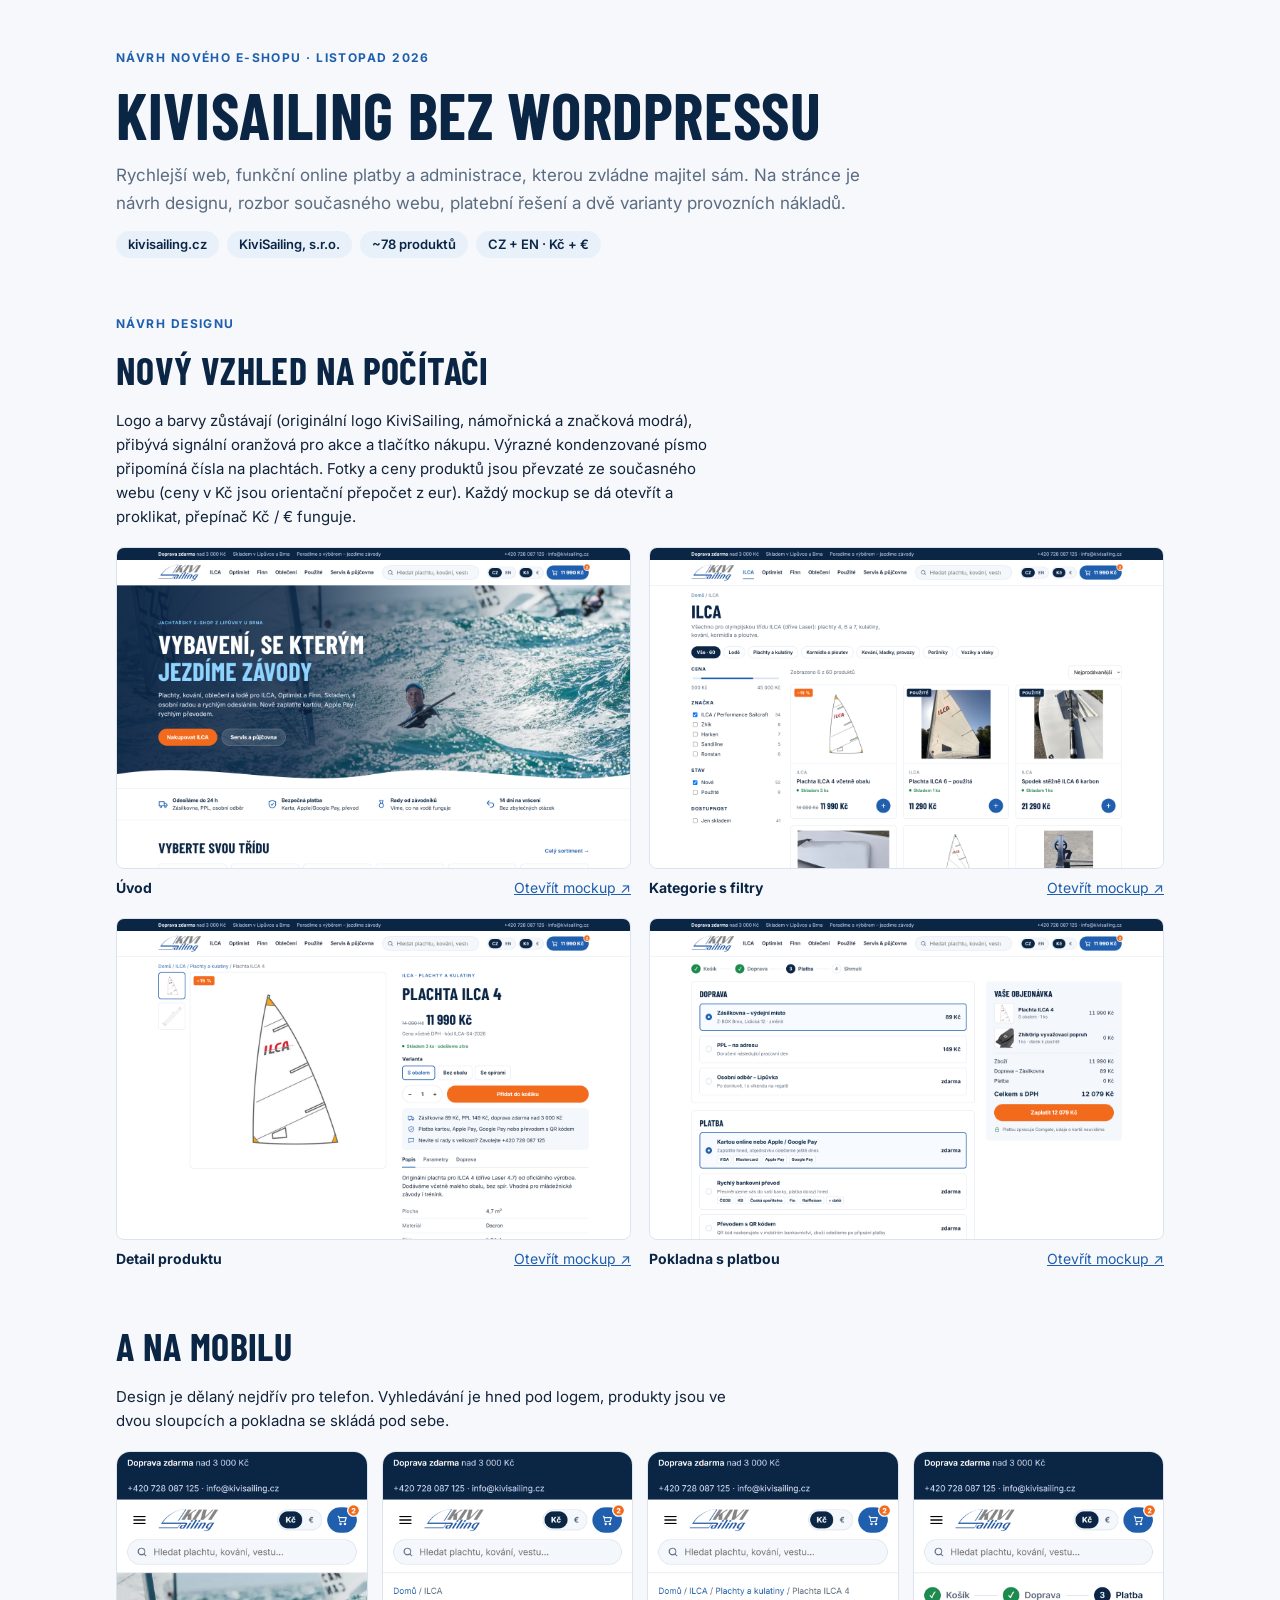
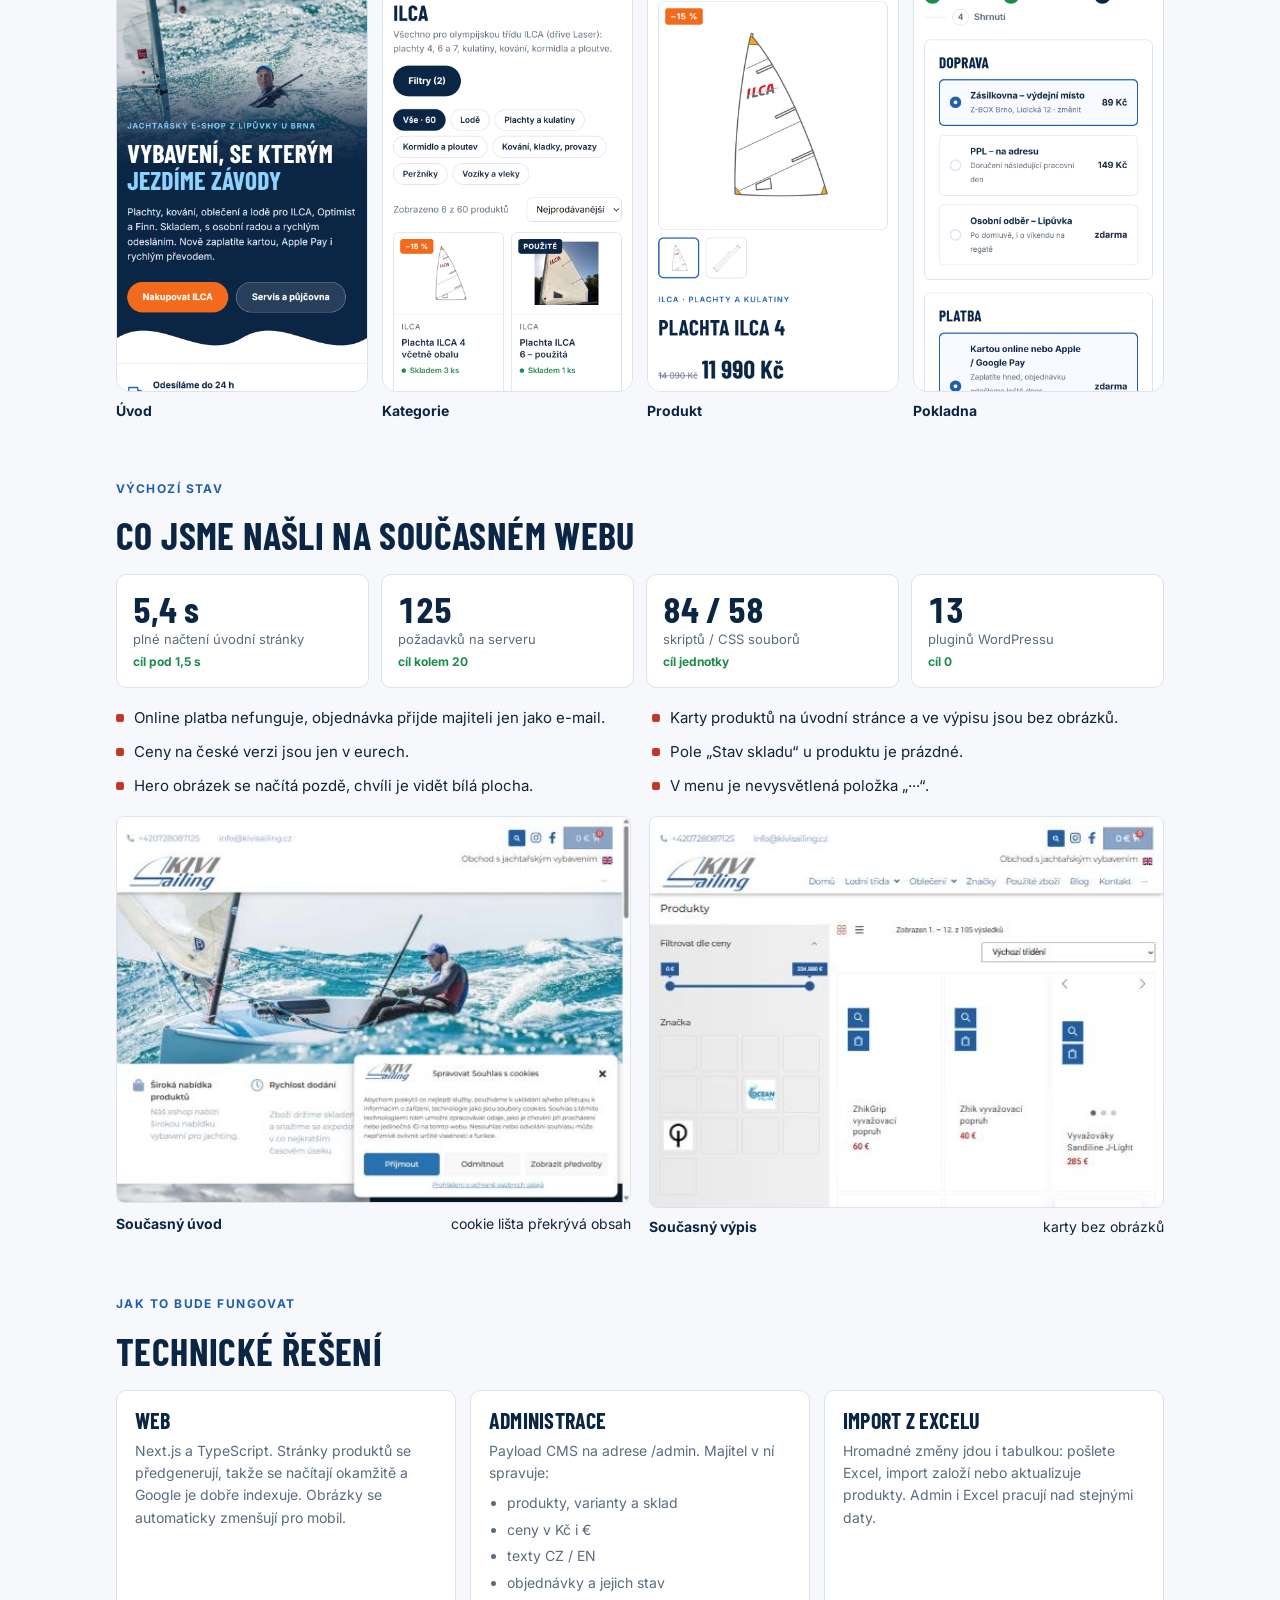
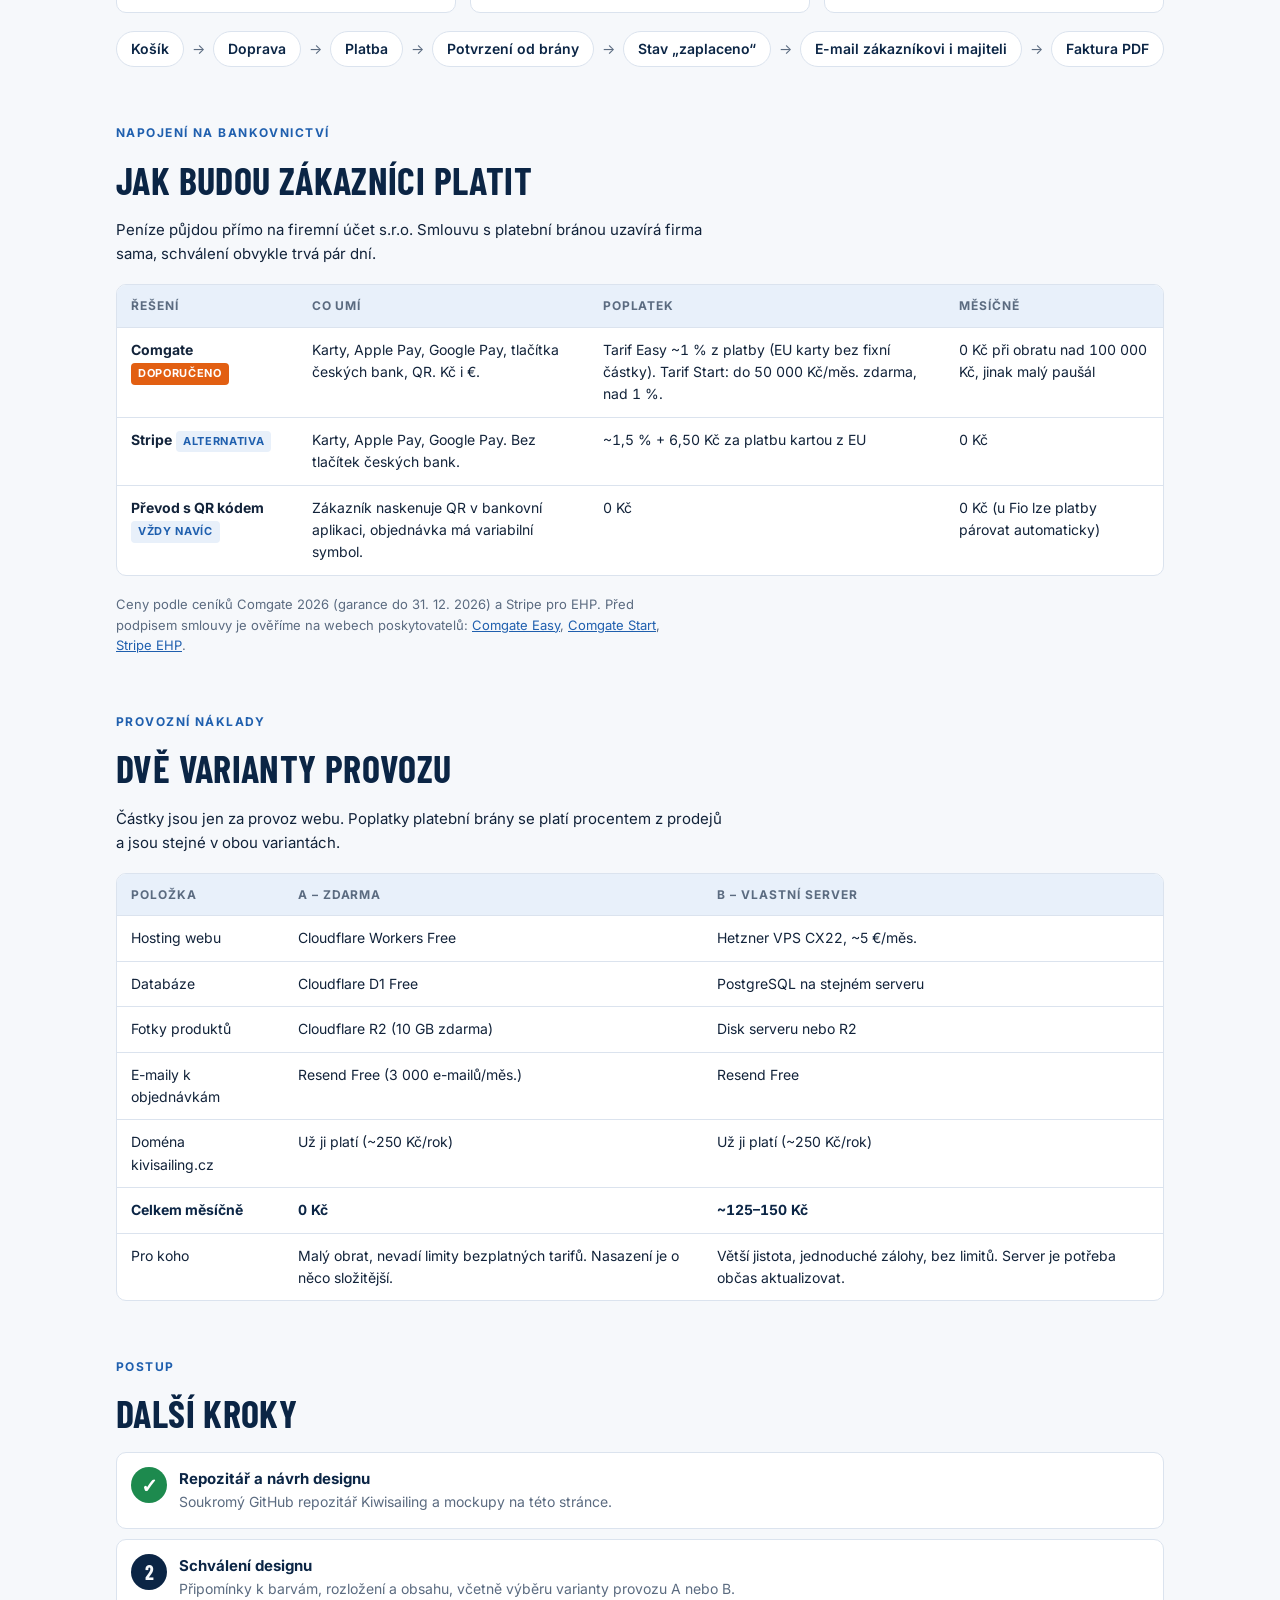
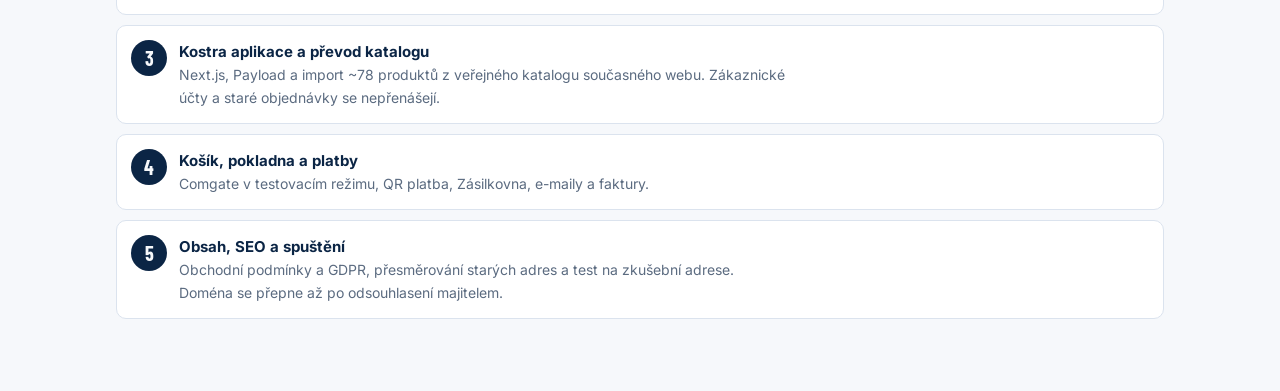
<file: index.html>
<!doctype html>
<html lang="cs"><head><meta charset="utf-8">
<meta name="viewport" content="width=device-width, initial-scale=1, viewport-fit=cover">
<meta name="robots" content="noindex, nofollow">
<title>Návrh nového KiviSailing</title>
<meta name="claude:viewport-fit-sides" content="cover">
<link rel="stylesheet" href="https://fonts.googleapis.com/css2?family=Barlow+Condensed:wght@600;700;800&family=Inter:wght@400;500;600;700&display=swap">
<style>
/* Rozvržení: jeden sloupec dokumentu (max 1080 px), galerie screenshotů v mřížce, tabulky v posuvných kontejnerech. */
:root {
  --bg: #f6f8fb; --surface: #ffffff; --fg: #12233a; --muted: #5b6b80; --line: #dbe3ee;
  --navy: #0b2545; --accent: #1f5fae; --signal: #e25f12; --ok: #1d8a4e; --warn: #b45309; --bad: #c0392b;
  --chip: #e8f0fa;
  --f-display: "Barlow Condensed", "Arial Narrow", Arial, sans-serif;
  --f-body: "Inter", "Segoe UI", Roboto, Arial, sans-serif;
}
@media (prefers-color-scheme: dark) { :root:not([data-theme="light"]) {
  --bg: #0b1626; --surface: #112038; --fg: #e4ecf6; --muted: #9aaac0; --line: #22385a;
  --navy: #cfe0f5; --accent: #79b4ff; --signal: #ff8a47; --ok: #4cc283; --warn: #f0a94b; --bad: #ff7a6b; --chip: #18304f; color-scheme: dark } }
:root[data-theme="dark"] {
  --bg: #0b1626; --surface: #112038; --fg: #e4ecf6; --muted: #9aaac0; --line: #22385a;
  --navy: #cfe0f5; --accent: #79b4ff; --signal: #ff8a47; --ok: #4cc283; --warn: #f0a94b; --bad: #ff7a6b; --chip: #18304f; color-scheme: dark }
* { box-sizing: border-box; }
body { background: var(--bg); color: var(--fg); font-family: var(--f-body); font-size: 15px; line-height: 1.6; }
.page { max-width: 1080px; margin: 0 auto; padding-left: max(16px, env(safe-area-inset-left, 0px)); padding-right: max(16px, env(safe-area-inset-right, 0px)); padding-block: 40px 64px; display: grid; gap: 56px; }
h1, h2, h3 { font-family: var(--f-display); color: var(--navy); line-height: 1.05; margin: 0; text-wrap: balance; text-transform: uppercase; letter-spacing: .01em; }
h1 { font-size: clamp(40px, 6vw, 64px); }
h2 { font-size: clamp(28px, 3.5vw, 38px); }
h3 { font-size: 22px; }
p { margin: 0; max-width: 68ch; }
a { color: var(--accent); }
.eyebrow { font-size: 12px; font-weight: 700; letter-spacing: .12em; text-transform: uppercase; color: var(--accent); }
section { display: grid; gap: 18px; }
.lead { font-size: 17px; color: var(--muted); }
.num { font-variant-numeric: tabular-nums; }
header.intro { display: grid; gap: 14px; }
.meta { display: flex; gap: 8px; flex-wrap: wrap; }
.meta span { background: var(--chip); color: var(--navy); border-radius: 999px; padding: 3px 12px; font-size: 13px; font-weight: 600; }

.stats { display: grid; grid-template-columns: repeat(4, 1fr); gap: 12px; }
.stat { background: var(--surface); border: 1px solid var(--line); border-radius: 10px; padding: 16px; display: grid; gap: 2px; }
.stat b { font-family: var(--f-display); font-size: 36px; color: var(--navy); line-height: 1; }
.stat small { color: var(--muted); font-size: 13px; }
.stat .vs { font-size: 12px; font-weight: 700; color: var(--ok); }

.issues { display: grid; grid-template-columns: repeat(2, minmax(0, 1fr)); gap: 10px 24px; list-style: none; padding: 0; margin: 0; }
.issues li { display: flex; gap: 10px; align-items: baseline; }
.issues li::before { content: ""; flex: none; width: 8px; height: 8px; border-radius: 2px; background: var(--bad); transform: translateY(-1px); }

.shots { display: grid; grid-template-columns: repeat(2, minmax(0, 1fr)); gap: 18px; }
.shot { display: grid; gap: 8px; margin: 0; }
.shot img { width: 100%; border-radius: 8px; border: 1px solid var(--line); background: #fff; }
.shot figcaption { display: flex; justify-content: space-between; gap: 12px; font-size: 14px; flex-wrap: wrap; }
.shot figcaption b { color: var(--navy); }
.mobiles { display: grid; grid-template-columns: repeat(4, minmax(0, 1fr)); gap: 14px; }
.mobiles img { border-radius: 14px; }
.old { display: grid; grid-template-columns: repeat(2, minmax(0, 1fr)); gap: 18px; }
.old img { filter: saturate(.85); }

.cols { display: grid; grid-template-columns: repeat(3, minmax(0, 1fr)); gap: 14px; }
.box { background: var(--surface); border: 1px solid var(--line); border-radius: 10px; padding: 18px; display: grid; gap: 8px; align-content: start; }
.box p, .box li { color: var(--muted); font-size: 14px; }
.box ul { margin: 0; padding-left: 18px; display: grid; gap: 4px; }

.tablewrap { overflow-x: auto; border: 1px solid var(--line); border-radius: 10px; background: var(--surface); }
table { width: 100%; border-collapse: collapse; font-size: 14px; min-width: 620px; }
th, td { text-align: left; padding: 11px 14px; border-bottom: 1px solid var(--line); vertical-align: top; }
th { font-size: 12px; text-transform: uppercase; letter-spacing: .08em; color: var(--muted); background: var(--chip); }
tr:last-child td { border-bottom: 0; }
td.total { font-weight: 700; color: var(--navy); }
.pill { display: inline-block; font-size: 11px; font-weight: 700; text-transform: uppercase; letter-spacing: .06em; border-radius: 4px; padding: 2px 7px; background: var(--chip); color: var(--accent); }
.pill.rec { background: var(--signal); color: #fff; }

.flow { display: flex; flex-wrap: wrap; gap: 8px; align-items: center; font-size: 14px; }
.flow span { background: var(--surface); border: 1px solid var(--line); border-radius: 999px; padding: 6px 14px; font-weight: 600; color: var(--navy); }
.flow i { color: var(--muted); font-style: normal; }

.steps { list-style: none; padding: 0; margin: 0; display: grid; gap: 10px; counter-reset: s; }
.steps li { counter-increment: s; display: grid; grid-template-columns: 36px 1fr; gap: 12px; align-items: start; background: var(--surface); border: 1px solid var(--line); border-radius: 10px; padding: 14px; }
.steps li::before { content: counter(s); width: 36px; height: 36px; border-radius: 50%; background: var(--navy); color: var(--bg); display: grid; place-items: center; font-family: var(--f-display); font-size: 20px; font-weight: 700; }
.steps li.done::before { content: "✓"; background: var(--ok); color: #fff; }
.steps b { color: var(--navy); }
.steps p { color: var(--muted); font-size: 14px; }
.note { font-size: 13px; color: var(--muted); }

.print-only { display: none; }

@media print {
  @page { size: A4; margin: 14mm 14mm 16mm; }
  :root { --bg: #fff; --surface: #fff; }
  body { font-size: 11pt; -webkit-print-color-adjust: exact; print-color-adjust: exact; }
  .page { max-width: none; padding: 0; gap: 26px; }
  h1 { font-size: 40pt; } h2 { font-size: 24pt; }
  .shot figcaption a { display: none; }
  .shots { grid-template-columns: 1fr; gap: 14px; }
  .shots .shot { break-inside: avoid; }
  .mobiles { grid-template-columns: repeat(4, minmax(0, 1fr)); }
  .box, .stat, .steps li, .tablewrap, figure, .stats, .issues, .cols, .flow { break-inside: avoid; }
  .tablewrap { overflow: visible; }
  table { min-width: 0; }
  /* Sekce s tabulkou nebo postupem držet pohromadě (nadpis + obsah na jedné stránce) */
  section:has(.tablewrap), section:has(.steps) { break-inside: avoid; }
  h2, h3, .eyebrow { break-after: avoid; }
  .page .old .shot img { max-height: 70mm; object-fit: cover; object-position: top; }
  .break-before { break-before: page; }
  .print-only { display: block; }
  /* A4 je užší než 820 px – přebije mobilní pravidla, aby PDF mělo vícesloupcové rozvržení */
  .page .stats { grid-template-columns: repeat(4, 1fr); }
  .page .issues, .page .old { grid-template-columns: repeat(2, minmax(0, 1fr)); }
  .page .cols { grid-template-columns: repeat(3, minmax(0, 1fr)); }
  .page .mobiles { grid-template-columns: repeat(4, minmax(0, 1fr)); }
}

@media (max-width: 820px) {
  .stats { grid-template-columns: repeat(2, 1fr); }
  .issues, .shots, .old, .cols { grid-template-columns: 1fr; }
  .mobiles { grid-template-columns: repeat(2, minmax(0, 1fr)); }
}
</style>

<main class="page">
  <header class="intro">
    <div class="eyebrow">Návrh nového e-shopu · listopad 2026</div>
    <h1>KiviSailing bez WordPressu</h1>
    <p class="lead">Rychlejší web, funkční online platby a administrace, kterou zvládne majitel sám. Na stránce je návrh designu, rozbor současného webu, platební řešení a dvě varianty provozních nákladů.</p>
    <div class="meta"><span>kivisailing.cz</span><span>KiviSailing, s.r.o.</span><span>~78 produktů</span><span>CZ + EN · Kč + €</span></div>
  </header>

  <section>
    <div class="eyebrow">Návrh designu</div>
    <h2>Nový vzhled na počítači</h2>
    <p>Logo a barvy zůstávají (originální logo KiviSailing, námořnická a značková modrá), přibývá signální oranžová pro akce a tlačítko nákupu. Výrazné kondenzované písmo připomíná čísla na plachtách. Fotky a ceny produktů jsou převzaté ze současného webu (ceny v Kč jsou orientační přepočet z eur). Každý mockup se dá otevřít a proklikat, přepínač Kč / € funguje.</p>
    <div class="shots">
      <figure class="shot"><img src="screenshots/desktop-uvod.png" alt="Návrh – úvodní stránka"><figcaption><b>Úvod</b><a href="uvod.html" target="_blank" rel="noopener">Otevřít mockup ↗</a></figcaption></figure>
      <figure class="shot"><img src="screenshots/desktop-kategorie.png" alt="Návrh – kategorie ILCA s filtry"><figcaption><b>Kategorie s filtry</b><a href="kategorie.html" target="_blank" rel="noopener">Otevřít mockup ↗</a></figcaption></figure>
      <figure class="shot"><img src="screenshots/desktop-produkt.png" alt="Návrh – detail produktu Plachta ILCA 4"><figcaption><b>Detail produktu</b><a href="produkt.html" target="_blank" rel="noopener">Otevřít mockup ↗</a></figcaption></figure>
      <figure class="shot"><img src="screenshots/desktop-pokladna.png" alt="Návrh – pokladna s výběrem dopravy a platby"><figcaption><b>Pokladna s platbou</b><a href="pokladna.html" target="_blank" rel="noopener">Otevřít mockup ↗</a></figcaption></figure>
    </div>
  </section>

  <section>
    <h2 class="break-before">A na mobilu</h2>
    <p>Design je dělaný nejdřív pro telefon. Vyhledávání je hned pod logem, produkty jsou ve dvou sloupcích a pokladna se skládá pod sebe.</p>
    <div class="mobiles">
      <figure class="shot"><img src="screenshots/mobil-uvod.png" alt="Mobil – úvod"><figcaption><b>Úvod</b></figcaption></figure>
      <figure class="shot"><img src="screenshots/mobil-kategorie.png" alt="Mobil – kategorie"><figcaption><b>Kategorie</b></figcaption></figure>
      <figure class="shot"><img src="screenshots/mobil-produkt.png" alt="Mobil – detail produktu"><figcaption><b>Produkt</b></figcaption></figure>
      <figure class="shot"><img src="screenshots/mobil-pokladna.png" alt="Mobil – pokladna"><figcaption><b>Pokladna</b></figcaption></figure>
    </div>
  </section>

  <section>
    <div class="eyebrow break-before">Výchozí stav</div>
    <h2>Co jsme našli na současném webu</h2>
    <div class="stats">
      <div class="stat"><b class="num">5,4 s</b><small>plné načtení úvodní stránky</small><span class="vs">cíl pod 1,5 s</span></div>
      <div class="stat"><b class="num">125</b><small>požadavků na serveru</small><span class="vs">cíl kolem 20</span></div>
      <div class="stat"><b class="num">84 / 58</b><small>skriptů / CSS souborů</small><span class="vs">cíl jednotky</span></div>
      <div class="stat"><b class="num">13</b><small>pluginů WordPressu</small><span class="vs">cíl 0</span></div>
    </div>
    <ul class="issues">
      <li>Online platba nefunguje, objednávka přijde majiteli jen jako e-mail.</li>
      <li>Karty produktů na úvodní stránce a ve výpisu jsou bez obrázků.</li>
      <li>Ceny na české verzi jsou jen v eurech.</li>
      <li>Pole „Stav skladu“ u produktu je prázdné.</li>
      <li>Hero obrázek se načítá pozdě, chvíli je vidět bílá plocha.</li>
      <li>V menu je nevysvětlená položka „···“.</li>
    </ul>
    <div class="old">
      <figure class="shot"><img src="screenshots/soucasny-web-uvod.jpg" alt="Současný web – úvodní stránka s cookie lištou přes obsah"><figcaption><b>Současný úvod</b><span>cookie lišta překrývá obsah</span></figcaption></figure>
      <figure class="shot"><img src="screenshots/soucasny-web-obchod.jpg" alt="Současný web – výpis produktů s prázdnými kartami"><figcaption><b>Současný výpis</b><span>karty bez obrázků</span></figcaption></figure>
    </div>
  </section>

  <section>
    <div class="eyebrow break-before">Jak to bude fungovat</div>
    <h2>Technické řešení</h2>
    <div class="cols">
      <div class="box"><h3>Web</h3><p>Next.js a TypeScript. Stránky produktů se předgenerují, takže se načítají okamžitě a Google je dobře indexuje. Obrázky se automaticky zmenšují pro mobil.</p></div>
      <div class="box"><h3>Administrace</h3><p>Payload CMS na adrese /admin. Majitel v ní spravuje:</p><ul><li>produkty, varianty a sklad</li><li>ceny v Kč i €</li><li>texty CZ / EN</li><li>objednávky a jejich stav</li></ul></div>
      <div class="box"><h3>Import z Excelu</h3><p>Hromadné změny jdou i tabulkou: pošlete Excel, import založí nebo aktualizuje produkty. Admin i Excel pracují nad stejnými daty.</p></div>
    </div>
    <div class="flow"><span>Košík</span><i>→</i><span>Doprava</span><i>→</i><span>Platba</span><i>→</i><span>Potvrzení od brány</span><i>→</i><span>Stav „zaplaceno“</span><i>→</i><span>E-mail zákazníkovi i majiteli</span><i>→</i><span>Faktura PDF</span></div>
  </section>

  <section>
    <div class="eyebrow">Napojení na bankovnictví</div>
    <h2>Jak budou zákazníci platit</h2>
    <p>Peníze půjdou přímo na firemní účet s.r.o. Smlouvu s platební bránou uzavírá firma sama, schválení obvykle trvá pár dní.</p>
    <div class="tablewrap"><table>
      <thead><tr><th>Řešení</th><th>Co umí</th><th>Poplatek</th><th>Měsíčně</th></tr></thead>
      <tbody>
        <tr><td><b>Comgate</b> <span class="pill rec">doporučeno</span></td><td>Karty, Apple Pay, Google Pay, tlačítka českých bank, QR. Kč i €.</td><td class="num">Tarif Easy ~1 % z platby (EU karty bez fixní částky). Tarif Start: do 50 000 Kč/měs. zdarma, nad 1 %.</td><td class="num">0 Kč při obratu nad 100 000 Kč, jinak malý paušál</td></tr>
        <tr><td><b>Stripe</b> <span class="pill">alternativa</span></td><td>Karty, Apple Pay, Google Pay. Bez tlačítek českých bank.</td><td class="num">~1,5 % + 6,50 Kč za platbu kartou z EU</td><td class="num">0 Kč</td></tr>
        <tr><td><b>Převod s QR kódem</b> <span class="pill">vždy navíc</span></td><td>Zákazník naskenuje QR v bankovní aplikaci, objednávka má variabilní symbol.</td><td class="num">0 Kč</td><td class="num">0 Kč (u Fio lze platby párovat automaticky)</td></tr>
      </tbody>
    </table></div>
    <p class="note">Ceny podle ceníků Comgate 2026 (garance do 31. 12. 2026) a Stripe pro EHP. Před podpisem smlouvy je ověříme na webech poskytovatelů: <a href="https://www.comgate.cz/files/comgate-eczk26pbcz.pdf" target="_blank" rel="noopener">Comgate Easy</a>, <a href="https://www.comgate.cz/files/comgate-sczk26pbcz.pdf" target="_blank" rel="noopener">Comgate Start</a>, <a href="https://support.stripe.com/questions/pricing-updates-for-businesses-based-in-the-european-economic-area-(eea)" target="_blank" rel="noopener">Stripe EHP</a>.</p>
  </section>

  <section>
    <div class="eyebrow">Provozní náklady</div>
    <h2>Dvě varianty provozu</h2>
    <p>Částky jsou jen za provoz webu. Poplatky platební brány se platí procentem z prodejů a jsou stejné v obou variantách.</p>
    <div class="tablewrap"><table>
      <thead><tr><th>Položka</th><th>A – zdarma</th><th>B – vlastní server</th></tr></thead>
      <tbody>
        <tr><td>Hosting webu</td><td>Cloudflare Workers Free</td><td>Hetzner VPS CX22, ~5 €/měs.</td></tr>
        <tr><td>Databáze</td><td>Cloudflare D1 Free</td><td>PostgreSQL na stejném serveru</td></tr>
        <tr><td>Fotky produktů</td><td>Cloudflare R2 (10 GB zdarma)</td><td>Disk serveru nebo R2</td></tr>
        <tr><td>E-maily k objednávkám</td><td>Resend Free (3 000 e-mailů/měs.)</td><td>Resend Free</td></tr>
        <tr><td>Doména kivisailing.cz</td><td>Už ji platí (~250 Kč/rok)</td><td>Už ji platí (~250 Kč/rok)</td></tr>
        <tr><td class="total">Celkem měsíčně</td><td class="total num">0 Kč</td><td class="total num">~125–150 Kč</td></tr>
        <tr><td>Pro koho</td><td>Malý obrat, nevadí limity bezplatných tarifů. Nasazení je o něco složitější.</td><td>Větší jistota, jednoduché zálohy, bez limitů. Server je potřeba občas aktualizovat.</td></tr>
      </tbody>
    </table></div>
  </section>

  <section>
    <div class="eyebrow">Postup</div>
    <h2>Další kroky</h2>
    <ol class="steps">
      <li class="done"><div><b>Repozitář a návrh designu</b><p>Soukromý GitHub repozitář Kiwisailing a mockupy na této stránce.</p></div></li>
      <li><div><b>Schválení designu</b><p>Připomínky k barvám, rozložení a obsahu, včetně výběru varianty provozu A nebo B.</p></div></li>
      <li><div><b>Kostra aplikace a převod katalogu</b><p>Next.js, Payload a import ~78 produktů z veřejného katalogu současného webu. Zákaznické účty a staré objednávky se nepřenášejí.</p></div></li>
      <li><div><b>Košík, pokladna a platby</b><p>Comgate v testovacím režimu, QR platba, Zásilkovna, e-maily a faktury.</p></div></li>
      <li><div><b>Obsah, SEO a spuštění</b><p>Obchodní podmínky a GDPR, přesměrování starých adres a test na zkušební adrese. Doména se přepne až po odsouhlasení majitelem.</p></div></li>
    </ol>
  </section>
</main>

</html>
</file>
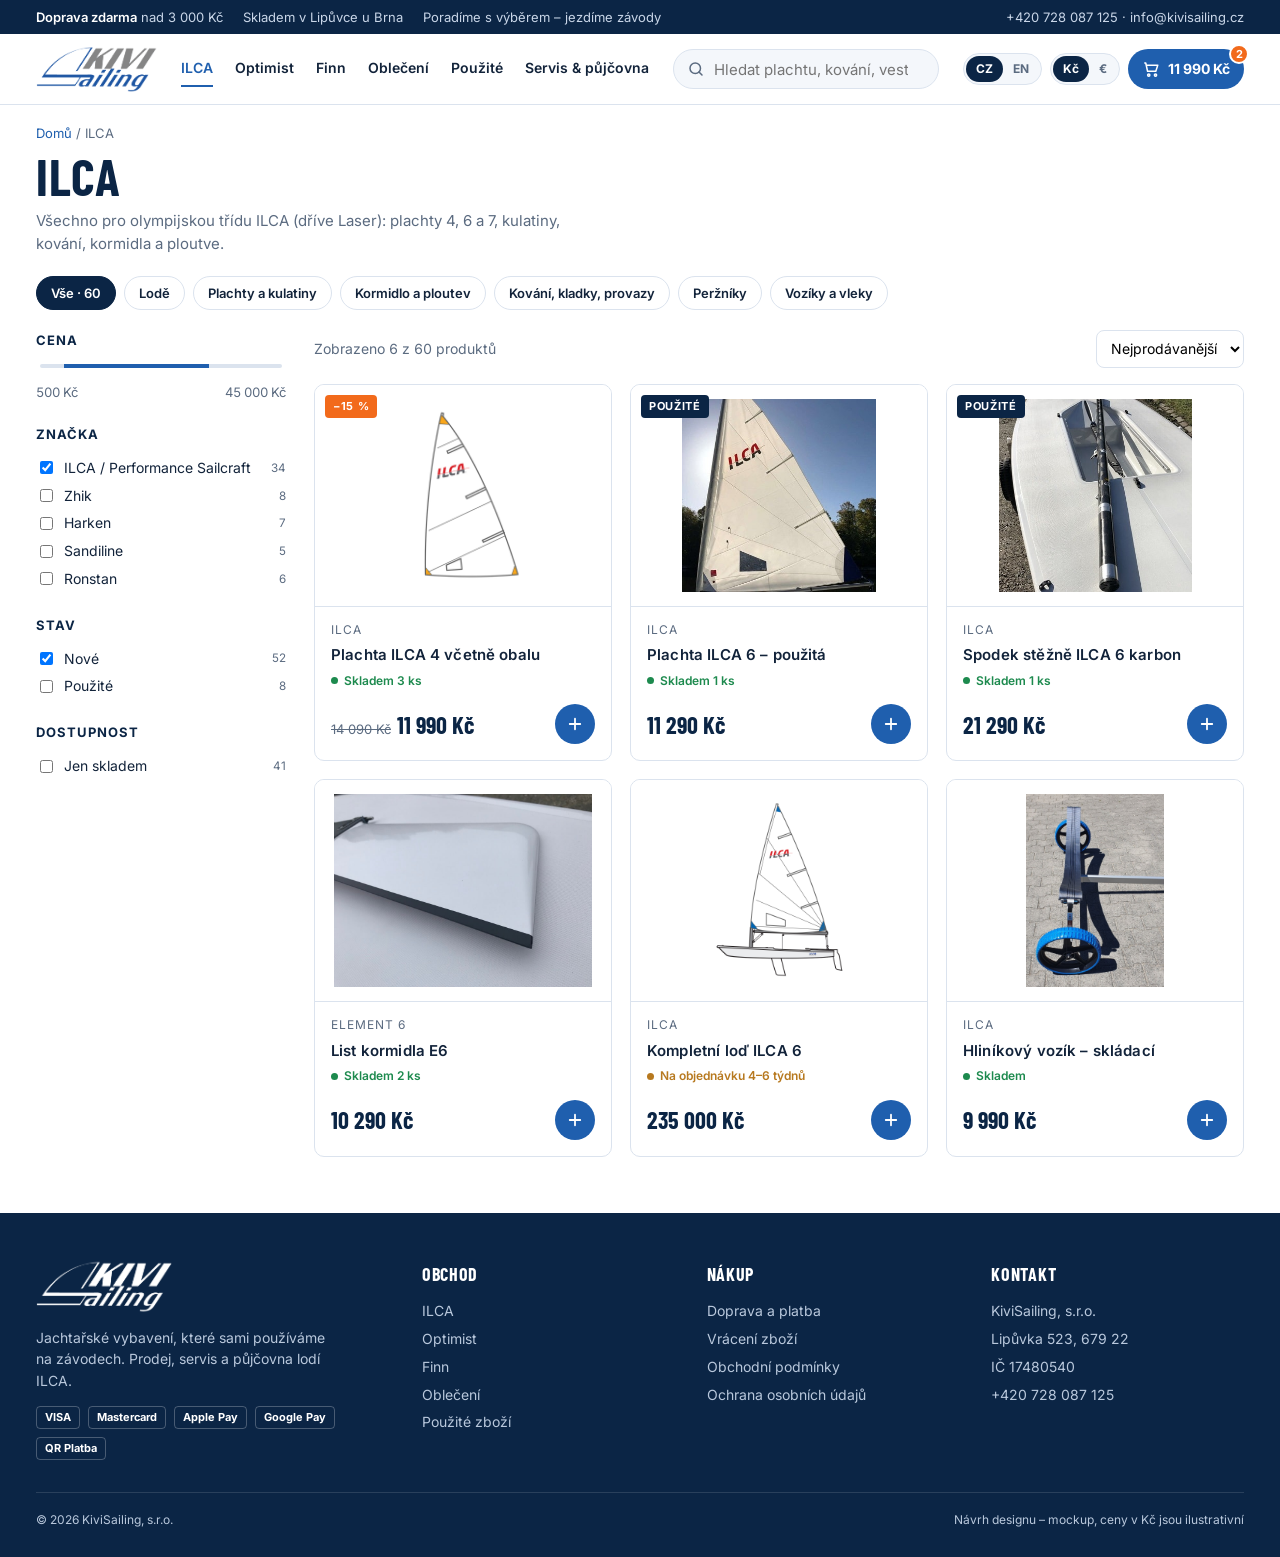
<file: kategorie.html>
<!doctype html>
<html lang="cs">
<head>
<meta charset="utf-8">
<meta name="robots" content="noindex, nofollow">
<meta name="viewport" content="width=device-width, initial-scale=1, viewport-fit=cover">
<title>KiviSailing – kategorie ILCA (návrh)</title>
<link rel="preconnect" href="https://fonts.googleapis.com">
<link rel="stylesheet" href="https://fonts.googleapis.com/css2?family=Barlow+Condensed:ital,wght@0,600;0,700;0,800;1,800&family=Inter:wght@400;500;600;700&display=swap">
<link rel="stylesheet" href="styles.css">
</head>
<body data-page="cat">
<div id="site-header"></div>

<div class="wrap">
  <div class="crumbs"><a href="uvod.html">Domů</a> / ILCA</div>
  <div class="cat-head">
    <div><h1>ILCA</h1><p>Všechno pro olympijskou třídu ILCA (dříve Laser): plachty 4, 6 a 7, kulatiny, kování, kormidla a ploutve.</p></div>
    <button class="btn btn-dark filter-btn">Filtry (2)</button>
  </div>
  <div class="chips">
    <span class="chip on">Vše · 60</span><span class="chip">Lodě</span><span class="chip">Plachty a kulatiny</span><span class="chip">Kormidlo a ploutev</span><span class="chip">Kování, kladky, provazy</span><span class="chip">Peržníky</span><span class="chip">Vozíky a vleky</span>
  </div>
  <div class="layout">
    <aside class="filters">
      <div><h4>Cena</h4><div class="range"></div><div class="range-vals num"><span>500 Kč</span><span>45 000 Kč</span></div></div>
      <div><h4>Značka</h4>
        <label><input type="checkbox" id="b1" checked> ILCA / Performance Sailcraft <small>34</small></label>
        <label><input type="checkbox" id="b2"> Zhik <small>8</small></label>
        <label><input type="checkbox" id="b3"> Harken <small>7</small></label>
        <label><input type="checkbox" id="b4"> Sandiline <small>5</small></label>
        <label><input type="checkbox" id="b5"> Ronstan <small>6</small></label>
      </div>
      <div><h4>Stav</h4>
        <label><input type="checkbox" id="s1" checked> Nové <small>52</small></label>
        <label><input type="checkbox" id="s2"> Použité <small>8</small></label>
      </div>
      <div><h4>Dostupnost</h4>
        <label><input type="checkbox" id="a1"> Jen skladem <small>41</small></label>
      </div>
    </aside>
    <div>
      <div class="sortbar"><span class="num">Zobrazeno 6 z 60 produktů</span><select id="sort" aria-label="Řazení"><option>Nejprodávanější</option><option>Nejlevnější</option><option>Nejdražší</option><option>Nejnovější</option></select></div>
      <div class="grid">
        <a class="card" href="produkt.html"><div class="img"><img src="assets/img/plachta-ilca4.jpg" alt="Plachta ILCA 4"><span class="tag">−15 %</span></div><div class="body"><span class="brand">ILCA</span><h3>Plachta ILCA 4 včetně obalu</h3><span class="stock">Skladem 3 ks</span><div class="foot"><span class="price" data-czk="11 990 Kč" data-czk-old="14 090 Kč" data-eur="480 €" data-eur-old="565 €"></span><button class="add" aria-label="Do košíku" data-i="plus"></button></div></div></a>
        <a class="card" href="produkt.html"><div class="img"><img src="assets/img/plachta-ilca6-pouzita.jpg" alt="Plachta ILCA 6 použitá"><span class="tag used">Použité</span></div><div class="body"><span class="brand">ILCA</span><h3>Plachta ILCA 6 – použitá</h3><span class="stock">Skladem 1 ks</span><div class="foot"><span class="price" data-czk="11 290 Kč" data-eur="450 €"></span><button class="add" aria-label="Do košíku" data-i="plus"></button></div></div></a>
        <a class="card" href="produkt.html"><div class="img"><img src="assets/img/spodek-ilca6-karbon.jpg" alt="Spodek stěžně ILCA 6 karbon"><span class="tag used">Použité</span></div><div class="body"><span class="brand">ILCA</span><h3>Spodek stěžně ILCA 6 karbon</h3><span class="stock">Skladem 1 ks</span><div class="foot"><span class="price" data-czk="21 290 Kč" data-eur="850 €"></span><button class="add" aria-label="Do košíku" data-i="plus"></button></div></div></a>
        <a class="card" href="produkt.html"><div class="img"><img src="assets/img/kormidlo-e6.jpg" alt="List kormidla Element 6"></div><div class="body"><span class="brand">Element 6</span><h3>List kormidla E6</h3><span class="stock">Skladem 2 ks</span><div class="foot"><span class="price" data-czk="10 290 Kč" data-eur="410 €"></span><button class="add" aria-label="Do košíku" data-i="plus"></button></div></div></a>
        <a class="card" href="produkt.html"><div class="img"><img src="assets/img/lod-ilca6.jpg" alt="Kompletní loď ILCA 6"></div><div class="body"><span class="brand">ILCA</span><h3>Kompletní loď ILCA 6</h3><span class="stock low">Na objednávku 4–6 týdnů</span><div class="foot"><span class="price" data-czk="235 000 Kč" data-eur="9 400 €"></span><button class="add" aria-label="Do košíku" data-i="plus"></button></div></div></a>
        <a class="card" href="produkt.html"><div class="img"><img src="assets/img/vozik-skladaci.jpg" alt="Hliníkový skládací vozík"></div><div class="body"><span class="brand">ILCA</span><h3>Hliníkový vozík – skládací</h3><span class="stock">Skladem</span><div class="foot"><span class="price" data-czk="9 990 Kč" data-eur="400 €"></span><button class="add" aria-label="Do košíku" data-i="plus"></button></div></div></a>
      </div>
    </div>
  </div>
</div>

<div id="site-footer"></div>
<script src="app.js"></script>
</body>
</html>
</file>
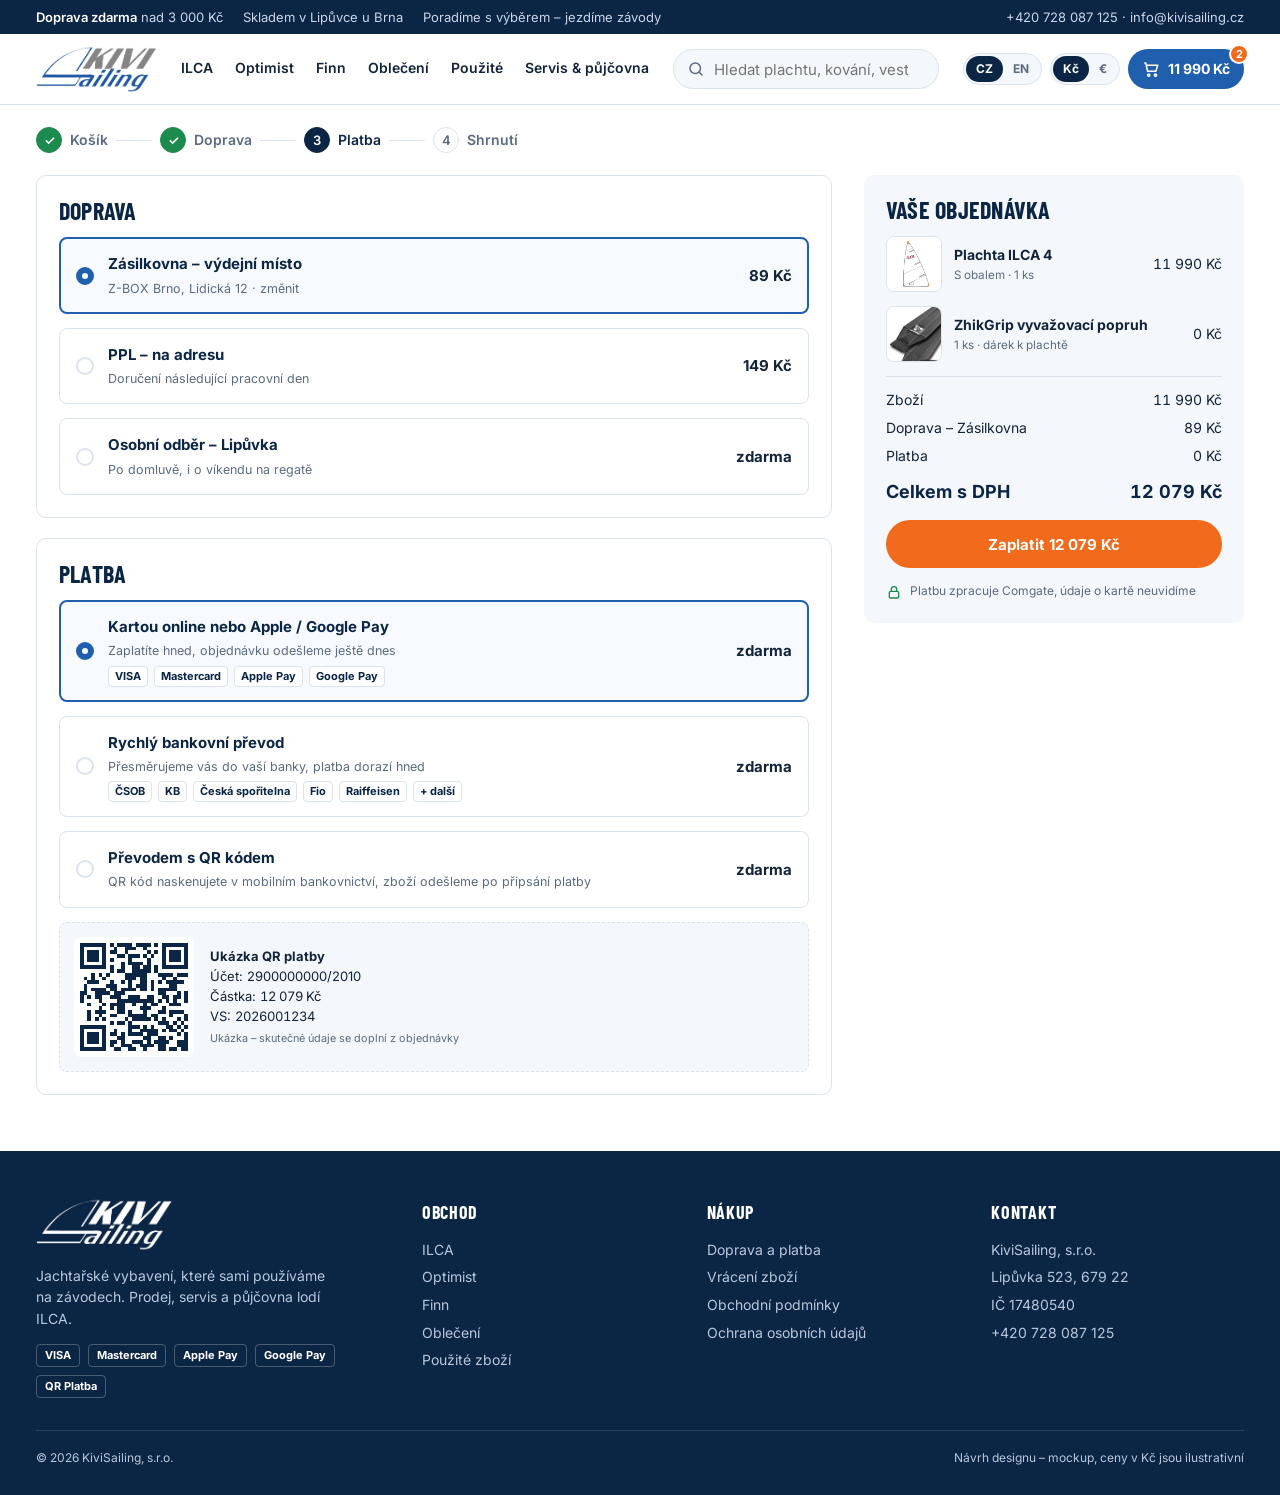
<file: pokladna.html>
<!doctype html>
<html lang="cs">
<head>
<meta charset="utf-8">
<meta name="robots" content="noindex, nofollow">
<meta name="viewport" content="width=device-width, initial-scale=1, viewport-fit=cover">
<title>KiviSailing – pokladna (návrh)</title>
<link rel="preconnect" href="https://fonts.googleapis.com">
<link rel="stylesheet" href="https://fonts.googleapis.com/css2?family=Barlow+Condensed:ital,wght@0,600;0,700;0,800;1,800&family=Inter:wght@400;500;600;700&display=swap">
<link rel="stylesheet" href="styles.css">
</head>
<body data-page="checkout">
<div id="site-header"></div>

<div class="wrap">
  <div class="steps">
    <span class="s done"><i>✓</i>Košík</span><span class="bar"></span>
    <span class="s done"><i>✓</i>Doprava</span><span class="bar"></span>
    <span class="s on"><i>3</i>Platba</span><span class="bar"></span>
    <span class="s"><i>4</i>Shrnutí</span>
  </div>
  <div class="checkout">
    <div style="display:grid;gap:20px">
      <div class="panel">
        <h2>Doprava</h2>
        <div class="choice on"><span class="dot"></span><div class="txt"><b>Zásilkovna – výdejní místo</b><small>Z-BOX Brno, Lidická 12 · změnit</small></div><span class="fee">89 Kč</span></div>
        <div class="choice"><span class="dot"></span><div class="txt"><b>PPL – na adresu</b><small>Doručení následující pracovní den</small></div><span class="fee">149 Kč</span></div>
        <div class="choice"><span class="dot"></span><div class="txt"><b>Osobní odběr – Lipůvka</b><small>Po domluvě, i o víkendu na regatě</small></div><span class="fee">zdarma</span></div>
      </div>
      <div class="panel">
        <h2>Platba</h2>
        <div class="choice on"><span class="dot"></span><div class="txt"><b>Kartou online nebo Apple / Google Pay</b><small>Zaplatíte hned, objednávku odešleme ještě dnes</small><div class="methods"><span>VISA</span><span>Mastercard</span><span>Apple Pay</span><span>Google Pay</span></div></div><span class="fee">zdarma</span></div>
        <div class="choice"><span class="dot"></span><div class="txt"><b>Rychlý bankovní převod</b><small>Přesměrujeme vás do vaší banky, platba dorazí hned</small><div class="methods"><span>ČSOB</span><span>KB</span><span>Česká spořitelna</span><span>Fio</span><span>Raiffeisen</span><span>+ další</span></div></div><span class="fee">zdarma</span></div>
        <div class="choice"><span class="dot"></span><div class="txt"><b>Převodem s QR kódem</b><small>QR kód naskenujete v mobilním bankovnictví, zboží odešleme po připsání platby</small></div><span class="fee">zdarma</span></div>
        <div class="qrbox">
          <svg viewBox="0 0 29 29" shape-rendering="crispEdges" id="qr"></svg>
          <div><b>Ukázka QR platby</b><br>Účet: 2900000000/2010<br>Částka: <span class="num">12 079 Kč</span><br>VS: <span class="num">2026001234</span><br><small style="color:var(--muted)">Ukázka – skutečné údaje se doplní z objednávky</small></div>
        </div>
      </div>
    </div>
    <aside class="panel summary">
      <h2>Vaše objednávka</h2>
      <div class="line"><div class="th"><img src="assets/img/plachta-ilca4.jpg" alt=""></div><div><b>Plachta ILCA 4</b><small>S obalem · 1 ks</small></div><span class="num">11 990 Kč</span></div>
      <div class="line"><div class="th"><img src="assets/img/zhikgrip.jpg" alt=""></div><div><b>ZhikGrip vyvažovací popruh</b><small>1 ks · dárek k plachtě</small></div><span class="num">0 Kč</span></div>
      <div class="totals num">
        <div><span>Zboží</span><span>11 990 Kč</span></div>
        <div><span>Doprava – Zásilkovna</span><span>89 Kč</span></div>
        <div><span>Platba</span><span>0 Kč</span></div>
        <div class="grand"><span>Celkem s DPH</span><span>12 079 Kč</span></div>
      </div>
      <button class="btn btn-primary" style="width:100%">Zaplatit 12 079 Kč</button>
      <div class="secure" data-i="lock"><span>Platbu zpracuje Comgate, údaje o kartě neuvidíme</span></div>
    </aside>
  </div>
</div>

<div id="site-footer"></div>
<script src="app.js"></script>
<script>
// Dekorativní "QR" vzor pro mockup (není to skutečný platební QR kód).
(function(){const s=document.getElementById('qr');let h='';let x=12345;const r=()=>{x=(x*1103515245+12345)&0x7fffffff;return x/0x7fffffff};
const finder=(ox,oy)=>{h+=`<rect x="${ox}" y="${oy}" width="7" height="7" fill="#0b2545"/><rect x="${ox+1}" y="${oy+1}" width="5" height="5" fill="#fff"/><rect x="${ox+2}" y="${oy+2}" width="3" height="3" fill="#0b2545"/>`};
for(let y=0;y<29;y++)for(let x2=0;x2<29;x2++){const inF=(x2<8&&y<8)||(x2>20&&y<8)||(x2<8&&y>20);if(!inF&&r()>.52)h+=`<rect x="${x2}" y="${y}" width="1" height="1" fill="#0b2545"/>`;}
finder(0,0);finder(22,0);finder(0,22);s.innerHTML=h;})();
</script>
</body>
</html>
</file>
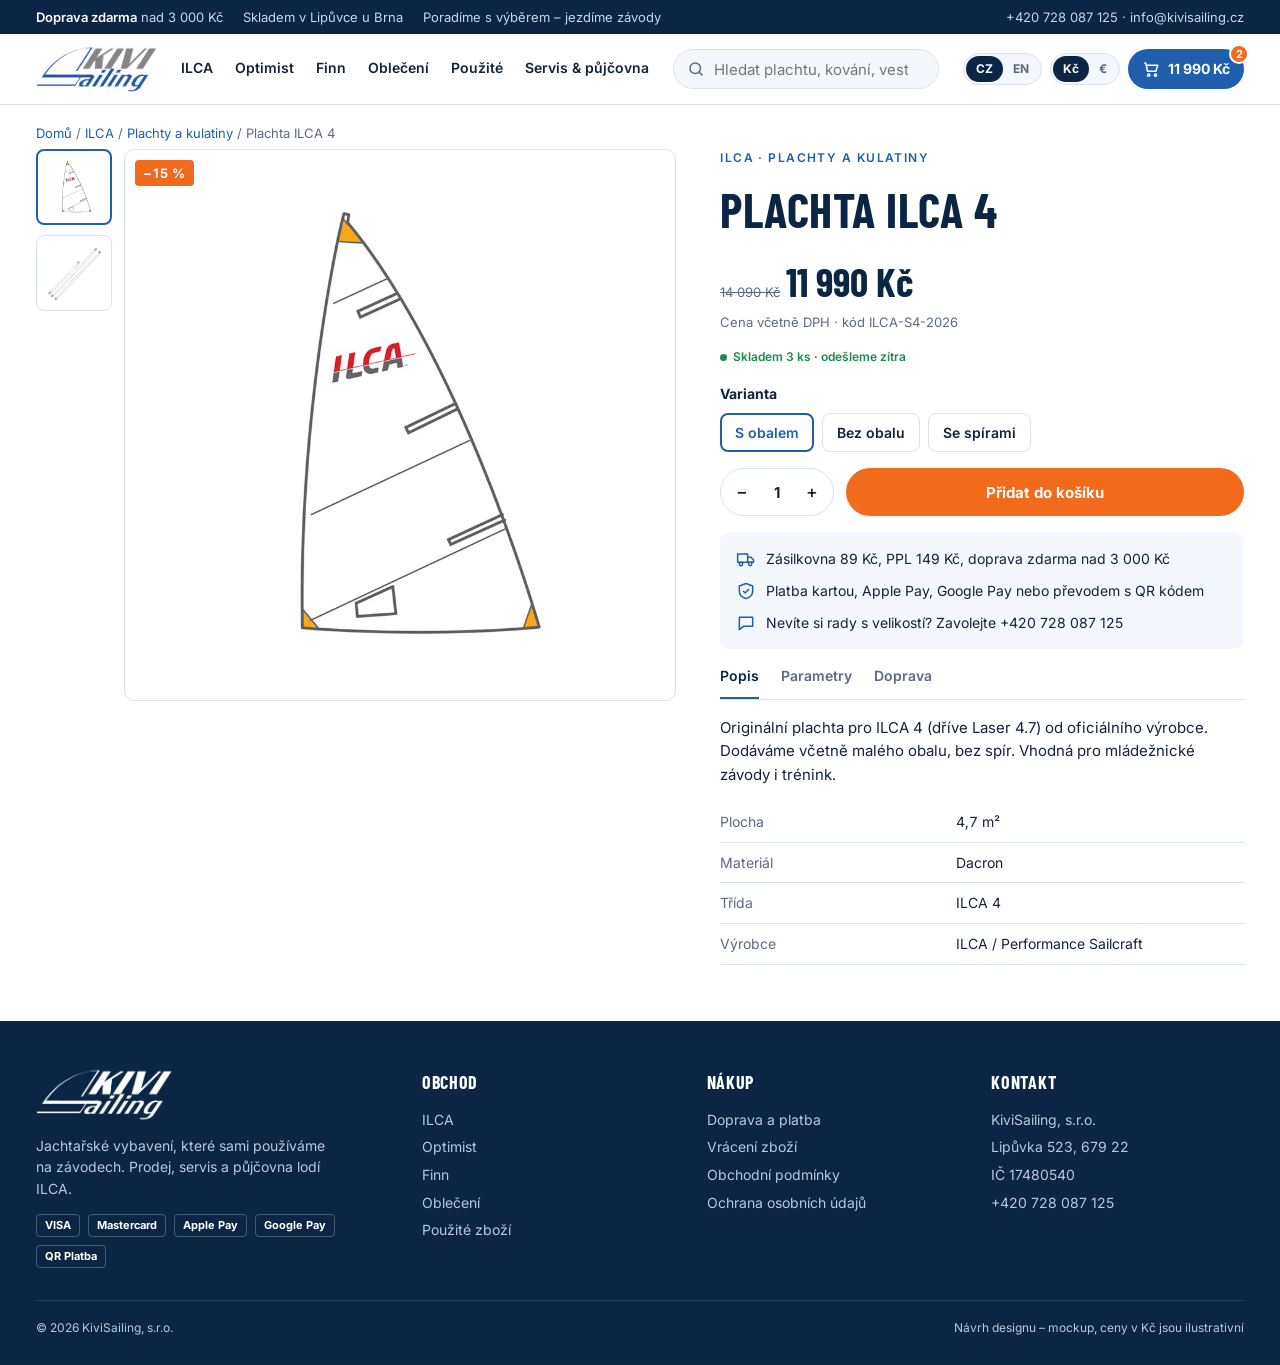
<file: produkt.html>
<!doctype html>
<html lang="cs">
<head>
<meta charset="utf-8">
<meta name="robots" content="noindex, nofollow">
<meta name="viewport" content="width=device-width, initial-scale=1, viewport-fit=cover">
<title>KiviSailing – Plachta ILCA 4 (návrh)</title>
<link rel="preconnect" href="https://fonts.googleapis.com">
<link rel="stylesheet" href="https://fonts.googleapis.com/css2?family=Barlow+Condensed:ital,wght@0,600;0,700;0,800;1,800&family=Inter:wght@400;500;600;700&display=swap">
<link rel="stylesheet" href="styles.css">
</head>
<body data-page="pdp">
<div id="site-header"></div>

<div class="wrap">
  <div class="crumbs"><a href="uvod.html">Domů</a> / <a href="kategorie.html">ILCA</a> / <a href="kategorie.html">Plachty a kulatiny</a> / Plachta ILCA 4</div>
  <div class="pdp">
    <div class="gallery">
      <div class="thumbs"><div class="on"><img src="assets/img/plachta-ilca4.jpg" alt="Plachta ILCA 4"></div><div><img src="assets/img/spiry-ilca.jpg" alt="Spíry ILCA 4 a 6 (varianta se spírami)"></div></div>
      <div class="main-img"><img src="assets/img/plachta-ilca4.jpg" alt="Plachta ILCA 4"><span class="tag" style="font-size:13px">−15 %</span></div>
    </div>
    <div class="buybox">
      <div class="eyebrow">ILCA · Plachty a kulatiny</div>
      <h1>Plachta ILCA 4</h1>
      <div><span class="price" data-czk="11 990 Kč" data-czk-old="14 090 Kč" data-eur="480 €" data-eur-old="565 €"></span><div class="vat">Cena včetně DPH · kód ILCA-S4-2026</div></div>
      <span class="stock">Skladem 3 ks · odešleme zítra</span>
      <div class="opts"><b style="font-size:14px">Varianta</b><div class="row"><span class="opt on">S obalem</span><span class="opt">Bez obalu</span><span class="opt">Se spírami</span></div></div>
      <div class="qty-row"><div class="qty"><button aria-label="Méně">−</button><span>1</span><button aria-label="Více">+</button></div><button class="btn btn-primary buy">Přidat do košíku</button></div>
      <div class="perks">
        <div data-i="truck"><span>Zásilkovna 89 Kč, PPL 149 Kč, doprava zdarma nad 3 000 Kč</span></div>
        <div data-i="shield"><span>Platba kartou, Apple Pay, Google Pay nebo převodem s QR kódem</span></div>
        <div data-i="chat"><span>Nevíte si rady s velikostí? Zavolejte +420 728 087 125</span></div>
      </div>
      <div class="tabs"><span class="on">Popis</span><span>Parametry</span><span>Doprava</span></div>
      <p style="margin:0">Originální plachta pro ILCA 4 (dříve Laser 4.7) od oficiálního výrobce. Dodáváme včetně malého obalu, bez spír. Vhodná pro mládežnické závody i trénink.</p>
      <table class="specs"><tr><td>Plocha</td><td class="num">4,7 m²</td></tr><tr><td>Materiál</td><td>Dacron</td></tr><tr><td>Třída</td><td>ILCA 4</td></tr><tr><td>Výrobce</td><td>ILCA / Performance Sailcraft</td></tr></table>
    </div>
  </div>
</div>

<div id="site-footer"></div>
<script src="app.js"></script>
</body>
</html>
</file>
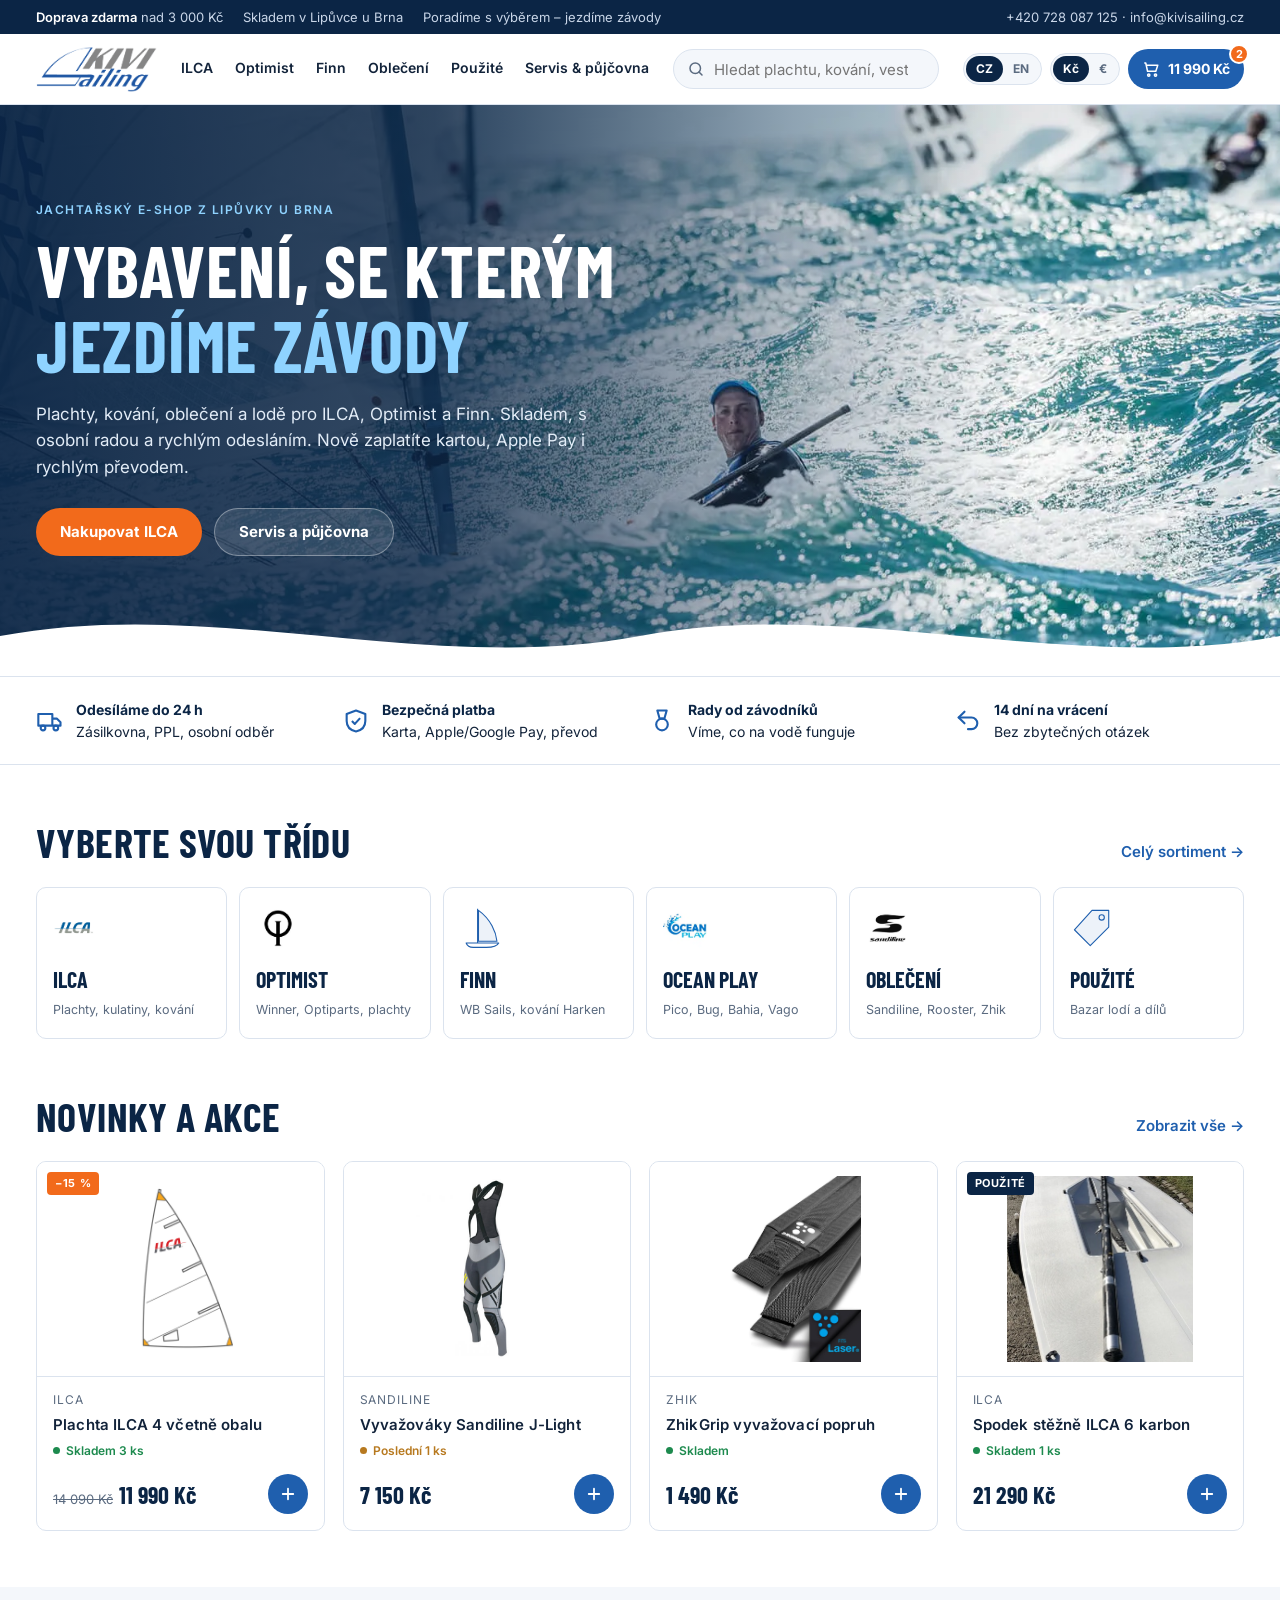
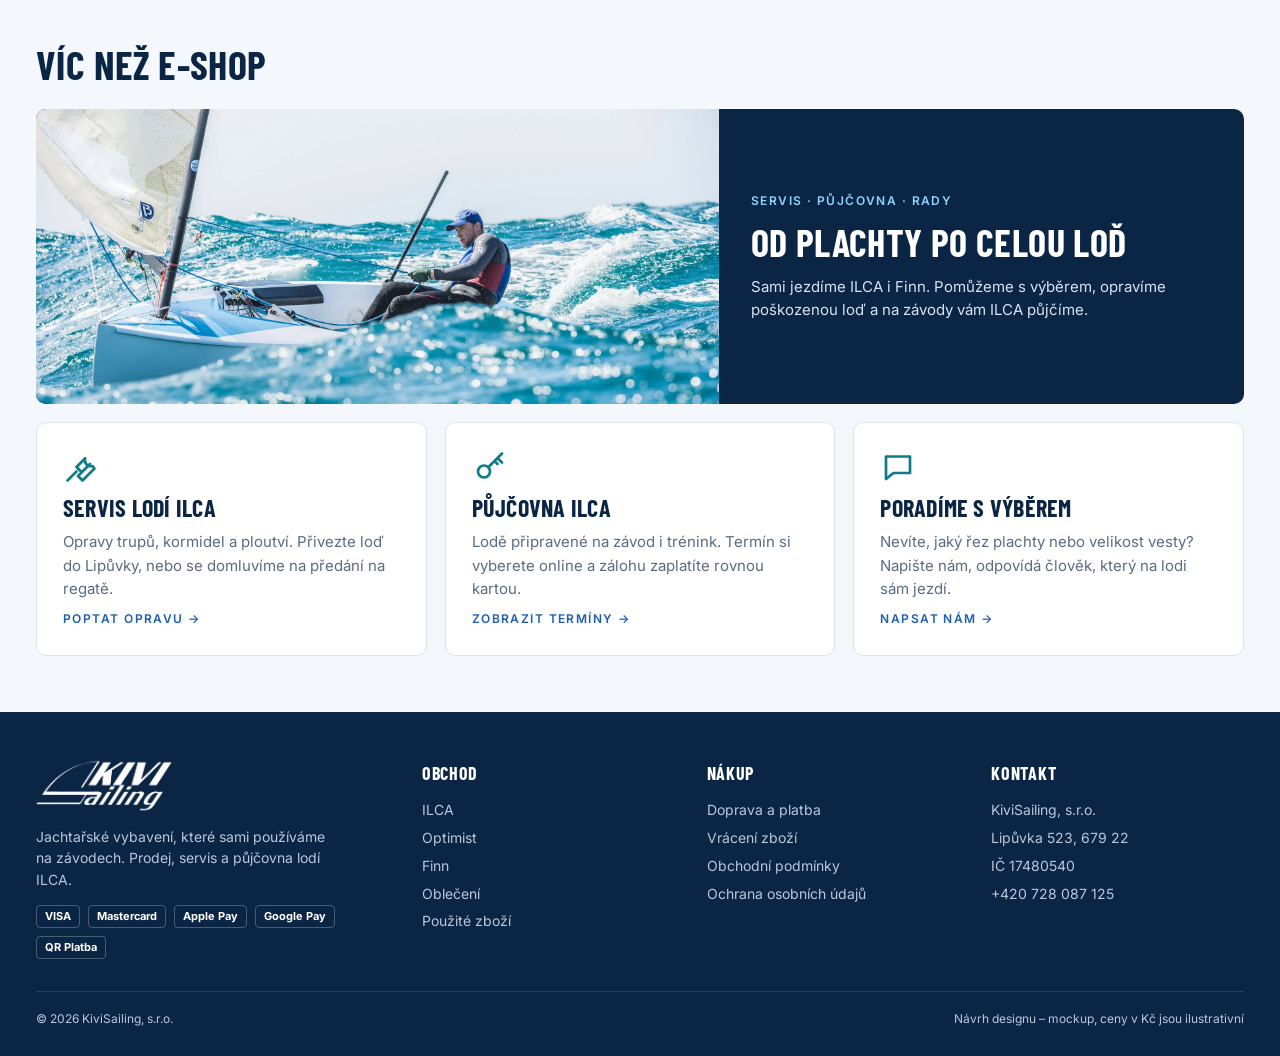
<file: uvod.html>
<!doctype html>
<html lang="cs">
<head>
<meta charset="utf-8">
<meta name="robots" content="noindex, nofollow">
<meta name="viewport" content="width=device-width, initial-scale=1, viewport-fit=cover">
<title>KiviSailing – úvod (návrh)</title>
<link rel="preconnect" href="https://fonts.googleapis.com">
<link rel="stylesheet" href="https://fonts.googleapis.com/css2?family=Barlow+Condensed:ital,wght@0,600;0,700;0,800;1,800&family=Inter:wght@400;500;600;700&display=swap">
<link rel="stylesheet" href="styles.css">
</head>
<body data-page="home">
<div id="site-header"></div>

<section class="hero hero-photo">
  <div class="wrap">
    <div class="hero-text">
      <div class="eyebrow">Jachtařský e-shop z Lipůvky u Brna</div>
      <h1 style="margin-top:12px">Vybavení, se kterým <em>jezdíme závody</em></h1>
      <p>Plachty, kování, oblečení a lodě pro ILCA, Optimist a Finn. Skladem, s osobní radou a rychlým odesláním. Nově zaplatíte kartou, Apple Pay i rychlým převodem.</p>
      <div class="btn-row">
        <a class="btn btn-primary" href="kategorie.html">Nakupovat ILCA</a>
        <a class="btn btn-ghost" href="#sluzby">Servis a půjčovna</a>
      </div>
    </div>
  </div>
  <svg class="hero-waves" viewBox="0 0 1440 90" preserveAspectRatio="none"><path d="M0 50 C240 10 480 90 720 50 C960 10 1200 90 1440 50 L1440 90 L0 90 Z" fill="#fff"/></svg>
</section>

<section class="trust"><div class="wrap">
  <div data-i="truck"><span><b>Odesíláme do 24 h</b>Zásilkovna, PPL, osobní odběr</span></div>
  <div data-i="shield"><span><b>Bezpečná platba</b>Karta, Apple/Google Pay, převod</span></div>
  <div data-i="medal"><span><b>Rady od závodníků</b>Víme, co na vodě funguje</span></div>
  <div data-i="return"><span><b>14 dní na vrácení</b>Bez zbytečných otázek</span></div>
</div></section>

<section class="section"><div class="wrap">
  <div class="section-head"><h2>Vyberte svou třídu</h2><a href="kategorie.html">Celý sortiment →</a></div>
  <div class="classes">
    <a class="class" href="kategorie.html"><img class="class-logo" src="assets/img/kat-ilca.png" alt=""><b>ILCA</b><small>Plachty, kulatiny, kování</small></a>
    <a class="class" href="kategorie.html"><img class="class-logo" src="assets/img/kat-optimist.jpg" alt=""><b>Optimist</b><small>Winner, Optiparts, plachty</small></a>
    <a class="class" href="kategorie.html" data-i="finn"><b>Finn</b><small>WB Sails, kování Harken</small></a>
    <a class="class" href="kategorie.html"><img class="class-logo" src="assets/img/kat-ocean.webp" alt=""><b>Ocean Play</b><small>Pico, Bug, Bahia, Vago</small></a>
    <a class="class" href="kategorie.html"><img class="class-logo" src="assets/img/kat-obleceni.jpg" alt=""><b>Oblečení</b><small>Sandiline, Rooster, Zhik</small></a>
    <a class="class" href="kategorie.html" data-i="tag"><b>Použité</b><small>Bazar lodí a dílů</small></a>
  </div>
</div></section>

<section class="section" style="padding-top:0"><div class="wrap">
  <div class="section-head"><h2>Novinky a akce</h2><a href="kategorie.html">Zobrazit vše →</a></div>
  <div class="grid">
    <a class="card" href="produkt.html"><div class="img"><img src="assets/img/plachta-ilca4.jpg" alt="Plachta ILCA 4"><span class="tag">−15 %</span></div><div class="body"><span class="brand">ILCA</span><h3>Plachta ILCA 4 včetně obalu</h3><span class="stock">Skladem 3 ks</span><div class="foot"><span class="price" data-czk="11 990 Kč" data-czk-old="14 090 Kč" data-eur="480 €" data-eur-old="565 €"></span><button class="add" aria-label="Do košíku" data-i="plus"></button></div></div></a>
    <a class="card" href="produkt.html"><div class="img"><img src="assets/img/vyvazovaky-jlight.jpg" alt="Vyvažováky Sandiline J-Light"></div><div class="body"><span class="brand">Sandiline</span><h3>Vyvažováky Sandiline J-Light</h3><span class="stock low">Poslední 1 ks</span><div class="foot"><span class="price" data-czk="7 150 Kč" data-eur="285 €"></span><button class="add" aria-label="Do košíku" data-i="plus"></button></div></div></a>
    <a class="card" href="produkt.html"><div class="img"><img src="assets/img/zhikgrip.jpg" alt="ZhikGrip vyvažovací popruh"></div><div class="body"><span class="brand">Zhik</span><h3>ZhikGrip vyvažovací popruh</h3><span class="stock">Skladem</span><div class="foot"><span class="price" data-czk="1 490 Kč" data-eur="60 €"></span><button class="add" aria-label="Do košíku" data-i="plus"></button></div></div></a>
    <a class="card" href="produkt.html"><div class="img"><img src="assets/img/spodek-ilca6-karbon.jpg" alt="Spodek stěžně ILCA 6 karbon"><span class="tag used">Použité</span></div><div class="body"><span class="brand">ILCA</span><h3>Spodek stěžně ILCA 6 karbon</h3><span class="stock">Skladem 1 ks</span><div class="foot"><span class="price" data-czk="21 290 Kč" data-eur="850 €"></span><button class="add" aria-label="Do košíku" data-i="plus"></button></div></div></a>
  </div>
</div></section>

<section class="section services" id="sluzby"><div class="wrap">
  <div class="section-head"><h2>Víc než e-shop</h2></div>
  <div class="svc-feature"><img src="assets/img/hero.webp" alt="Jachtař na lodi Finn ve vlnách"><div><div class="eyebrow">Servis · půjčovna · rady</div><h3>Od plachty po celou loď</h3><p>Sami jezdíme ILCA i Finn. Pomůžeme s výběrem, opravíme poškozenou loď a na závody vám ILCA půjčíme.</p></div></div>
  <div class="svc-grid">
    <div class="svc" data-i="wrench"><h3>Servis lodí ILCA</h3><p>Opravy trupů, kormidel a ploutví. Přivezte loď do Lipůvky, nebo se domluvíme na předání na regatě.</p><a class="eyebrow" href="#">Poptat opravu →</a></div>
    <div class="svc" data-i="key"><h3>Půjčovna ILCA</h3><p>Lodě připravené na závod i trénink. Termín si vyberete online a zálohu zaplatíte rovnou kartou.</p><a class="eyebrow" href="#">Zobrazit termíny →</a></div>
    <div class="svc" data-i="chat"><h3>Poradíme s výběrem</h3><p>Nevíte, jaký řez plachty nebo velikost vesty? Napište nám, odpovídá člověk, který na lodi sám jezdí.</p><a class="eyebrow" href="#">Napsat nám →</a></div>
  </div>
</div></section>

<div id="site-footer"></div>
<script src="app.js"></script>
</body>
</html>
</file>
<file: styles.css>
/* KiviSailing – návrh designu (mockup). Rozvržení: mobile-first, obsah max 1240 px, mřížka 12 sloupců. */
:root {
  --navy: #0b2545;        /* hlavní tmavá – navy jako v logu */
  --blue: #1f5fae;        /* značková modrá ze současného webu */
  --blue-soft: #e8f0fa;   /* světlé pozadí karet, ploch */
  --sea: #0e7c86;         /* doplňková mořská */
  --signal: #f26a1b;      /* signální oranžová – slevy, CTA */
  --ink: #12233a;         /* text */
  --muted: #5b6b80;       /* sekundární text */
  --line: #dbe3ee;        /* linky */
  --paper: #ffffff;
  --mist: #f4f7fb;        /* pozadí sekcí */
  --ok: #1d8a4e;
  --f-display: "Barlow Condensed", "Arial Narrow", Arial, sans-serif;
  --f-body: "Inter", "Segoe UI", Roboto, Arial, sans-serif;
  --r: 10px;
  --gutter: max(16px, env(safe-area-inset-left, 0px));
}
* { box-sizing: border-box; }
html { -webkit-text-size-adjust: 100%; }
body { margin: 0; font-family: var(--f-body); font-size: 15px; line-height: 1.55; color: var(--ink); background: var(--paper); }
img, svg { max-width: 100%; display: block; }
a { color: inherit; text-decoration: none; }
button { font: inherit; cursor: pointer; }
:focus-visible { outline: 3px solid var(--signal); outline-offset: 2px; }
h1, h2, h3 { font-family: var(--f-display); font-weight: 700; line-height: 1.05; margin: 0; text-wrap: balance; letter-spacing: .01em; }
.wrap { max-width: 1240px; margin: 0 auto; padding-left: var(--gutter); padding-right: max(16px, env(safe-area-inset-right, 0px)); }
.eyebrow { font-size: 12px; font-weight: 600; letter-spacing: .12em; text-transform: uppercase; color: var(--blue); }
.num { font-variant-numeric: tabular-nums; }

/* ---------- Horní lišta a hlavička ---------- */
.topbar { background: var(--navy); color: #c9d6e8; font-size: 13px; }
.topbar .wrap { display: flex; gap: 20px; align-items: center; justify-content: space-between; padding-block: 7px; flex-wrap: wrap; }
.topbar .usp { display: flex; gap: 20px; flex-wrap: wrap; }
.topbar b { color: #fff; font-weight: 600; }
.header { position: sticky; top: 0; z-index: 20; background: rgba(255,255,255,.96); backdrop-filter: blur(8px); border-bottom: 1px solid var(--line); }
.header .wrap { display: flex; align-items: center; gap: 24px; padding-block: 12px; }
.logo { display: flex; align-items: center; gap: 10px; font-family: var(--f-display); font-weight: 800; font-style: italic; font-size: 28px; color: var(--navy); letter-spacing: .02em; }
.logo span { color: var(--blue); }
.logo svg { width: 38px; height: 38px; }
/* Originální logo (PNG 349×183 s okrajem) – ořez okraje přes CSS, obsah loga je 291×111 px od bodu 31,34. */
.brand-logo { --h: 46px; display: block; position: relative; flex: none; height: var(--h); width: calc(var(--h) * 291 / 111); overflow: hidden; }
.brand-logo img { position: absolute; max-width: none; height: calc(var(--h) * 183 / 111); left: calc(var(--h) * -31 / 111); top: calc(var(--h) * -34 / 111); }
.footer .brand-logo { --h: 52px; margin-bottom: 14px; }
.footer .brand-logo img { filter: brightness(0) invert(1); }
.nav { display: flex; gap: 22px; font-weight: 600; font-size: 14px; }
.nav a { padding-block: 6px; border-bottom: 2px solid transparent; }
.nav a:hover, .nav a.active { border-color: var(--blue); color: var(--blue); }
.search { flex: 1; max-width: 340px; margin-left: auto; position: relative; }
.search input { width: 100%; height: 40px; border: 1px solid var(--line); border-radius: 999px; padding: 0 16px 0 40px; font: inherit; background: var(--mist); }
.search svg { position: absolute; left: 14px; top: 11px; width: 18px; height: 18px; color: var(--muted); }
.tools { display: flex; align-items: center; gap: 8px; }
.toggle { display: inline-flex; border: 1px solid var(--line); border-radius: 999px; padding: 2px; background: var(--mist); }
.toggle button { border: 0; background: transparent; padding: 4px 10px; border-radius: 999px; font-size: 12px; font-weight: 700; color: var(--muted); }
.toggle button[aria-pressed="true"] { background: var(--navy); color: #fff; }
.cart-btn { position: relative; display: inline-flex; align-items: center; gap: 8px; height: 40px; padding: 0 14px; border-radius: 999px; background: var(--blue); color: #fff; font-weight: 700; font-size: 14px; }
.cart-btn svg { width: 18px; height: 18px; }
.cart-btn .badge { position: absolute; top: -5px; right: -5px; min-width: 20px; height: 20px; border-radius: 10px; background: var(--signal); font-size: 11px; display: grid; place-items: center; border: 2px solid #fff; }
.burger { display: none; border: 0; background: none; padding: 6px; }
.burger svg { width: 26px; height: 26px; }

/* ---------- Hero ---------- */
.hero { position: relative; overflow: hidden; color: #fff; background: linear-gradient(160deg, #0b2545 0%, #12406f 45%, #0e7c86 100%); }
.hero .wrap { position: relative; z-index: 2; display: grid; grid-template-columns: 1.1fr .9fr; gap: 40px; align-items: center; padding-block: 64px 72px; }
.hero h1 { font-size: clamp(40px, 6vw, 72px); text-transform: uppercase; }
.hero h1 em { font-style: normal; color: #8fd3ff; }
.hero p { max-width: 52ch; color: #d6e4f3; font-size: 17px; margin: 18px 0 28px; }
.hero .eyebrow { color: #8fd3ff; }
.hero-art { position: relative; aspect-ratio: 1 / 1; max-width: 460px; justify-self: end; width: 100%; }
.hero-waves { position: absolute; inset: auto 0 0 0; height: 90px; z-index: 1; }
.btn { display: inline-flex; align-items: center; justify-content: center; gap: 8px; height: 48px; padding: 0 24px; border-radius: 999px; font-weight: 700; border: 0; }
.btn-primary { background: var(--signal); color: #fff; }
.btn-primary:hover { background: #d95910; }
.btn-ghost { background: rgba(255,255,255,.12); color: #fff; border: 1px solid rgba(255,255,255,.35); }
.btn-dark { background: var(--navy); color: #fff; }
.btn-row { display: flex; gap: 12px; flex-wrap: wrap; }
.sailnum { position: absolute; font-family: var(--f-display); font-weight: 800; color: rgba(255,255,255,.06); font-size: 260px; line-height: 1; right: -20px; top: -30px; z-index: 0; user-select: none; }

/* Hero s fotkou ze současného webu (ILCA, plachta CZE) */
.hero-photo { background: var(--navy) url("assets/img/jachting.webp") 62% center / cover no-repeat; }
.hero-photo::before { content: ""; position: absolute; inset: 0; z-index: 1; background: linear-gradient(90deg, rgba(11,37,69,.94) 0%, rgba(11,37,69,.82) 34%, rgba(11,37,69,.25) 62%, rgba(11,37,69,0) 80%); }
.hero-photo .wrap { grid-template-columns: minmax(0, 620px); padding-block: 96px 120px; }
.hero-photo .hero-text p { color: #e2ecf7; }

/* Fotky produktů a loga značek */
.card .img img, .main-img img, .thumbs img, .line .th img { width: 100%; height: 100%; object-fit: contain; }
.card .img { background: #fff; border-bottom: 1px solid var(--line); overflow: hidden; }
.card .img img { position: absolute; inset: 0; padding: 14px; }
.card .img .tag { z-index: 1; }
.main-img { background: #fff; overflow: hidden; }
.main-img img { padding: 28px; }
.thumbs div { background: #fff; overflow: hidden; }
.thumbs img { padding: 6px; }
.line .th { background: #fff; border: 1px solid var(--line); overflow: hidden; }
.class-logo { width: 64px; height: 44px; object-fit: contain; object-position: left center; margin-bottom: 8px; }

/* Služby – velká fotka */
.svc-feature { display: grid; grid-template-columns: 1.3fr 1fr; gap: 0; border-radius: var(--r); overflow: hidden; background: var(--navy); color: #d6e4f3; margin-bottom: 18px; }
.svc-feature img { width: 100%; height: 100%; min-height: 260px; object-fit: cover; }
.svc-feature > div { padding: 32px; display: flex; flex-direction: column; justify-content: center; gap: 12px; }
.svc-feature .eyebrow { color: #8fd3ff; }
.svc-feature h3 { font-size: clamp(28px, 3vw, 38px); color: #fff; text-transform: uppercase; }
.svc-feature p { margin: 0; }

/* ---------- Třídy lodí (kategorie) ---------- */
.section { padding-block: 56px; }
.section-head { display: flex; align-items: end; justify-content: space-between; gap: 16px; margin-bottom: 24px; flex-wrap: wrap; }
.section-head h2 { font-size: clamp(28px, 3.4vw, 40px); text-transform: uppercase; color: var(--navy); }
.section-head a { color: var(--blue); font-weight: 600; }
.classes { display: grid; grid-template-columns: repeat(6, 1fr); gap: 12px; }
.class { display: flex; flex-direction: column; gap: 4px; padding: 18px 16px; border: 1px solid var(--line); border-radius: var(--r); background: var(--paper); transition: border-color .15s, transform .15s; }
.class:hover { border-color: var(--blue); transform: translateY(-2px); }
.class svg { width: 44px; height: 44px; color: var(--blue); margin-bottom: 8px; }
.class b { font-family: var(--f-display); font-size: 22px; color: var(--navy); text-transform: uppercase; }
.class small { color: var(--muted); }

/* ---------- Produktové karty ---------- */
.grid { display: grid; grid-template-columns: repeat(4, 1fr); gap: 18px; }
.card { display: flex; flex-direction: column; border: 1px solid var(--line); border-radius: var(--r); overflow: hidden; background: var(--paper); transition: box-shadow .15s; }
.card:hover { box-shadow: 0 10px 28px rgba(11,37,69,.10); }
.card .img { position: relative; aspect-ratio: 4 / 3; background: #fff; display: grid; place-items: center; }
.card .img svg { width: 62%; height: 70%; color: var(--navy); }
.tag { position: absolute; top: 10px; left: 10px; font-size: 11px; font-weight: 700; text-transform: uppercase; letter-spacing: .06em; padding: 3px 8px; border-radius: 4px; background: var(--signal); color: #fff; }
.tag.used { background: var(--navy); }
.card .body { display: flex; flex-direction: column; gap: 6px; padding: 14px 16px 16px; flex: 1; }
.card .brand { font-size: 12px; color: var(--muted); text-transform: uppercase; letter-spacing: .08em; }
.card h3 { font-family: var(--f-body); font-size: 15px; font-weight: 600; line-height: 1.35; }
.stock { font-size: 12px; font-weight: 600; color: var(--ok); display: flex; align-items: center; gap: 6px; }
.stock::before { content: ""; width: 7px; height: 7px; border-radius: 50%; background: currentColor; }
.stock.low { color: #b7791f; }
.card .foot { display: flex; align-items: center; justify-content: space-between; margin-top: auto; padding-top: 8px; }
.price { font-family: var(--f-display); font-size: 24px; font-weight: 700; color: var(--navy); }
.price s { font-family: var(--f-body); font-size: 13px; color: var(--muted); font-weight: 400; margin-right: 6px; }
.add { width: 40px; height: 40px; border-radius: 50%; border: 0; background: var(--blue); color: #fff; display: grid; place-items: center; }
.add svg { width: 18px; height: 18px; }

/* ---------- Služby ---------- */
.services { background: var(--mist); }
.svc-grid { display: grid; grid-template-columns: repeat(3, 1fr); gap: 18px; }
.svc { padding: 26px; border-radius: var(--r); background: var(--paper); border: 1px solid var(--line); display: flex; flex-direction: column; gap: 10px; }
.svc svg { width: 36px; height: 36px; color: var(--sea); }
.svc h3 { font-size: 24px; text-transform: uppercase; color: var(--navy); }
.svc p { margin: 0; color: var(--muted); }

/* ---------- Pruh výhod ---------- */
.trust { border-block: 1px solid var(--line); }
.trust .wrap { display: grid; grid-template-columns: repeat(4, 1fr); gap: 16px; padding-block: 22px; }
.trust div { display: flex; gap: 12px; align-items: center; font-size: 14px; }
.trust svg { width: 28px; height: 28px; color: var(--blue); flex: none; }
.trust b { display: block; color: var(--navy); }

/* ---------- Patička ---------- */
.footer { background: var(--navy); color: #b9c8dc; font-size: 14px; }
.footer .wrap { display: grid; grid-template-columns: 1.4fr 1fr 1fr 1fr; gap: 32px; padding-block: 48px 28px; }
.footer h4 { color: #fff; font-family: var(--f-display); font-size: 18px; text-transform: uppercase; letter-spacing: .04em; margin: 0 0 12px; }
.footer ul { list-style: none; margin: 0; padding: 0; display: grid; gap: 6px; }
.footer .legal { grid-column: 1 / -1; border-top: 1px solid rgba(255,255,255,.12); padding-top: 18px; display: flex; justify-content: space-between; flex-wrap: wrap; gap: 12px; font-size: 12px; }
.pay-logos { display: flex; gap: 8px; flex-wrap: wrap; }
.pay-logos span { border: 1px solid rgba(255,255,255,.25); border-radius: 4px; padding: 2px 8px; font-size: 11px; font-weight: 700; color: #fff; }

/* ---------- Kategorie ---------- */
.crumbs { font-size: 13px; color: var(--muted); padding-block: 18px 6px; }
.crumbs a { color: var(--blue); }
.cat-head { display: flex; justify-content: space-between; align-items: end; gap: 16px; flex-wrap: wrap; padding-bottom: 20px; }
.cat-head h1 { font-size: clamp(34px, 4vw, 52px); text-transform: uppercase; color: var(--navy); }
.cat-head p { margin: 6px 0 0; color: var(--muted); max-width: 60ch; }
.chips { display: flex; gap: 8px; flex-wrap: wrap; padding-bottom: 20px; }
.chip { border: 1px solid var(--line); border-radius: 999px; padding: 6px 14px; font-size: 13px; font-weight: 600; background: var(--paper); }
.chip.on { background: var(--navy); color: #fff; border-color: var(--navy); }
.layout { display: grid; grid-template-columns: 250px 1fr; gap: 28px; padding-bottom: 56px; }
.layout .grid { grid-template-columns: repeat(3, 1fr); }
.filters { display: flex; flex-direction: column; gap: 22px; align-self: start; position: sticky; top: 84px; }
.filters h4 { margin: 0 0 10px; font-size: 13px; text-transform: uppercase; letter-spacing: .08em; color: var(--navy); }
.filters label { display: flex; gap: 8px; align-items: center; font-size: 14px; padding-block: 3px; }
.filters label small { margin-left: auto; color: var(--muted); }
.range { height: 4px; background: var(--line); border-radius: 2px; position: relative; margin: 14px 4px; }
.range::before { content: ""; position: absolute; left: 10%; right: 30%; top: 0; bottom: 0; background: var(--blue); }
.range-vals { display: flex; justify-content: space-between; font-size: 13px; color: var(--muted); }
.sortbar { display: flex; justify-content: space-between; align-items: center; gap: 12px; margin-bottom: 16px; font-size: 14px; color: var(--muted); flex-wrap: wrap; }
.sortbar select { height: 38px; border: 1px solid var(--line); border-radius: 8px; padding: 0 10px; font: inherit; background: var(--paper); }
.filter-btn { display: none; }

/* ---------- Detail produktu ---------- */
.pdp { display: grid; grid-template-columns: 1.1fr .9fr; gap: 44px; padding-bottom: 56px; }
.gallery { display: grid; grid-template-columns: 76px 1fr; gap: 12px; align-self: start; }
.thumbs { display: grid; gap: 10px; align-content: start; }
.thumbs div { aspect-ratio: 1; border: 1px solid var(--line); border-radius: 8px; background: #fff; display: grid; place-items: center; }
.thumbs div.on { border: 2px solid var(--blue); }
.thumbs svg { width: 70%; height: 70%; color: var(--navy); }
.main-img { aspect-ratio: 1; border-radius: var(--r); background: #fff; border: 1px solid var(--line); display: grid; place-items: center; position: relative; }
.main-img svg { width: 62%; height: 80%; color: var(--navy); }
.buybox { display: flex; flex-direction: column; gap: 16px; }
.buybox h1 { font-size: clamp(34px, 4vw, 48px); text-transform: uppercase; color: var(--navy); }
.buybox .price { font-size: 40px; }
.vat { font-size: 13px; color: var(--muted); }
.opts { display: grid; gap: 8px; }
.opts .row { display: flex; gap: 8px; flex-wrap: wrap; }
.opt { border: 1px solid var(--line); border-radius: 8px; padding: 8px 14px; font-weight: 600; font-size: 14px; background: var(--paper); }
.opt.on { border: 2px solid var(--blue); color: var(--blue); padding: 7px 13px; }
.qty-row { display: flex; gap: 12px; }
.qty { display: inline-flex; align-items: center; border: 1px solid var(--line); border-radius: 999px; height: 48px; }
.qty button { border: 0; background: none; width: 42px; height: 46px; font-size: 18px; }
.qty span { width: 28px; text-align: center; font-weight: 700; }
.buy { flex: 1; }
.perks { display: grid; gap: 10px; padding: 16px; border-radius: var(--r); background: var(--mist); font-size: 14px; }
.perks div { display: flex; gap: 10px; align-items: center; }
.perks svg { width: 20px; height: 20px; color: var(--blue); flex: none; }
.specs { width: 100%; border-collapse: collapse; font-size: 14px; }
.specs td { padding: 9px 0; border-bottom: 1px solid var(--line); }
.specs td:first-child { color: var(--muted); width: 45%; }
.tabs { display: flex; gap: 22px; border-bottom: 1px solid var(--line); font-weight: 600; font-size: 14px; }
.tabs span { padding-bottom: 10px; color: var(--muted); }
.tabs span.on { color: var(--navy); border-bottom: 2px solid var(--blue); }

/* ---------- Pokladna ---------- */
.steps { display: flex; gap: 8px; align-items: center; padding-block: 22px; font-size: 14px; font-weight: 600; color: var(--muted); flex-wrap: wrap; }
.steps .s { display: flex; align-items: center; gap: 8px; }
.steps .s i { width: 26px; height: 26px; border-radius: 50%; border: 1px solid var(--line); display: grid; place-items: center; font-style: normal; font-size: 13px; }
.steps .s.done i { background: var(--ok); color: #fff; border-color: var(--ok); }
.steps .s.on { color: var(--navy); }
.steps .s.on i { background: var(--navy); color: #fff; border-color: var(--navy); }
.steps .bar { width: 36px; height: 1px; background: var(--line); }
.checkout { display: grid; grid-template-columns: 1fr 380px; gap: 32px; padding-bottom: 56px; align-items: start; }
.panel { border: 1px solid var(--line); border-radius: var(--r); padding: 22px; display: grid; gap: 14px; }
.panel h2 { font-size: 24px; text-transform: uppercase; color: var(--navy); }
.choice { display: flex; align-items: center; gap: 14px; border: 1px solid var(--line); border-radius: 8px; padding: 14px 16px; }
.choice.on { border: 2px solid var(--blue); padding: 13px 15px; background: #f7faff; }
.choice .dot { width: 18px; height: 18px; border-radius: 50%; border: 2px solid var(--line); flex: none; }
.choice.on .dot { border: 6px solid var(--blue); }
.choice .txt { flex: 1; min-width: 0; }
.choice .txt b { display: block; color: var(--navy); }
.choice .txt small { color: var(--muted); }
.choice .fee { font-weight: 700; white-space: nowrap; }
.methods { display: flex; gap: 6px; flex-wrap: wrap; margin-top: 4px; }
.methods span { font-size: 11px; font-weight: 700; border: 1px solid var(--line); border-radius: 4px; padding: 1px 6px; color: var(--navy); background: #fff; }
.qrbox { display: grid; grid-template-columns: 120px 1fr; gap: 16px; align-items: center; padding: 14px; border: 1px dashed var(--line); border-radius: 8px; background: var(--mist); font-size: 13px; }
.qrbox svg { width: 120px; height: 120px; background: #fff; border-radius: 6px; padding: 6px; }
.summary { position: sticky; top: 84px; background: var(--mist); border: 0; }
.line { display: grid; grid-template-columns: 56px 1fr auto; gap: 12px; align-items: center; font-size: 14px; }
.line .th { width: 56px; height: 56px; border-radius: 8px; background: #fff; display: grid; place-items: center; }
.line .th svg { width: 70%; height: 70%; color: var(--navy); }
.line small { color: var(--muted); display: block; }
.totals { display: grid; gap: 6px; font-size: 14px; border-top: 1px solid var(--line); padding-top: 12px; }
.totals div { display: flex; justify-content: space-between; }
.totals .grand { font-size: 18px; font-weight: 700; color: var(--navy); padding-top: 6px; }
.secure { font-size: 12px; color: var(--muted); display: flex; gap: 8px; align-items: center; }
.secure svg { width: 16px; height: 16px; color: var(--ok); }

/* ---------- Tablet / mobil ---------- */
@media (max-width: 1080px) {
  .nav { display: none; }
  .burger { display: block; }
  .classes { grid-template-columns: repeat(3, 1fr); }
  .grid { grid-template-columns: repeat(3, 1fr); }
  .layout { grid-template-columns: 1fr; }
  .filters { display: none; }
  .filter-btn { display: inline-flex; }
  .footer .wrap { grid-template-columns: 1fr 1fr; }
  .trust .wrap { grid-template-columns: 1fr 1fr; }
  .checkout { grid-template-columns: 1fr; }
  .summary { position: static; }
}
@media (max-width: 760px) {
  body { font-size: 14px; }
  .topbar .usp span:nth-child(n+2) { display: none; }
  .header .wrap { gap: 10px; flex-wrap: wrap; }
  .logo { font-size: 23px; }
  .logo svg { width: 30px; height: 30px; }
  .header .brand-logo { --h: 36px; }
  .search { order: 5; max-width: none; flex-basis: 100%; }
  .tools { margin-left: auto; }
  .tools .toggle.lang { display: none; }
  .cart-btn .lbl { display: none; }
  .hero .wrap { grid-template-columns: 1fr; padding-block: 36px 70px; gap: 8px; }
  .hero-art { display: none; }
  .hero-photo { background-position: 58% top; background-size: auto 300px; background-color: var(--navy); }
  .hero-photo::before { background: linear-gradient(180deg, rgba(11,37,69,0) 0px, rgba(11,37,69,.1) 150px, rgba(11,37,69,.85) 250px, var(--navy) 300px); }
  .hero-photo .wrap { padding-block: 230px 80px; }
  .svc-feature { grid-template-columns: 1fr; }
  .svc-feature img { min-height: 200px; max-height: 240px; }
  .svc-feature > div { padding: 22px; }
  .hero p { font-size: 15px; }
  .sailnum { font-size: 160px; }
  .section { padding-block: 40px; }
  .classes { grid-template-columns: repeat(2, 1fr); }
  .grid, .layout .grid { grid-template-columns: repeat(2, 1fr); gap: 12px; }
  .card .body { padding: 10px 12px 12px; }
  .card h3 { font-size: 14px; }
  .price { font-size: 20px; }
  .add { width: 36px; height: 36px; }
  .svc-grid { grid-template-columns: 1fr; }
  .trust .wrap { grid-template-columns: 1fr; }
  .footer .wrap { grid-template-columns: 1fr; }
  .pdp { grid-template-columns: 1fr; gap: 24px; }
  .gallery { grid-template-columns: 1fr; }
  .thumbs { grid-auto-flow: column; grid-template-columns: repeat(4, 64px); order: 2; }
  .qrbox { grid-template-columns: 1fr; }
}
@media (prefers-reduced-motion: reduce) { * { transition: none !important; } }
</file>
